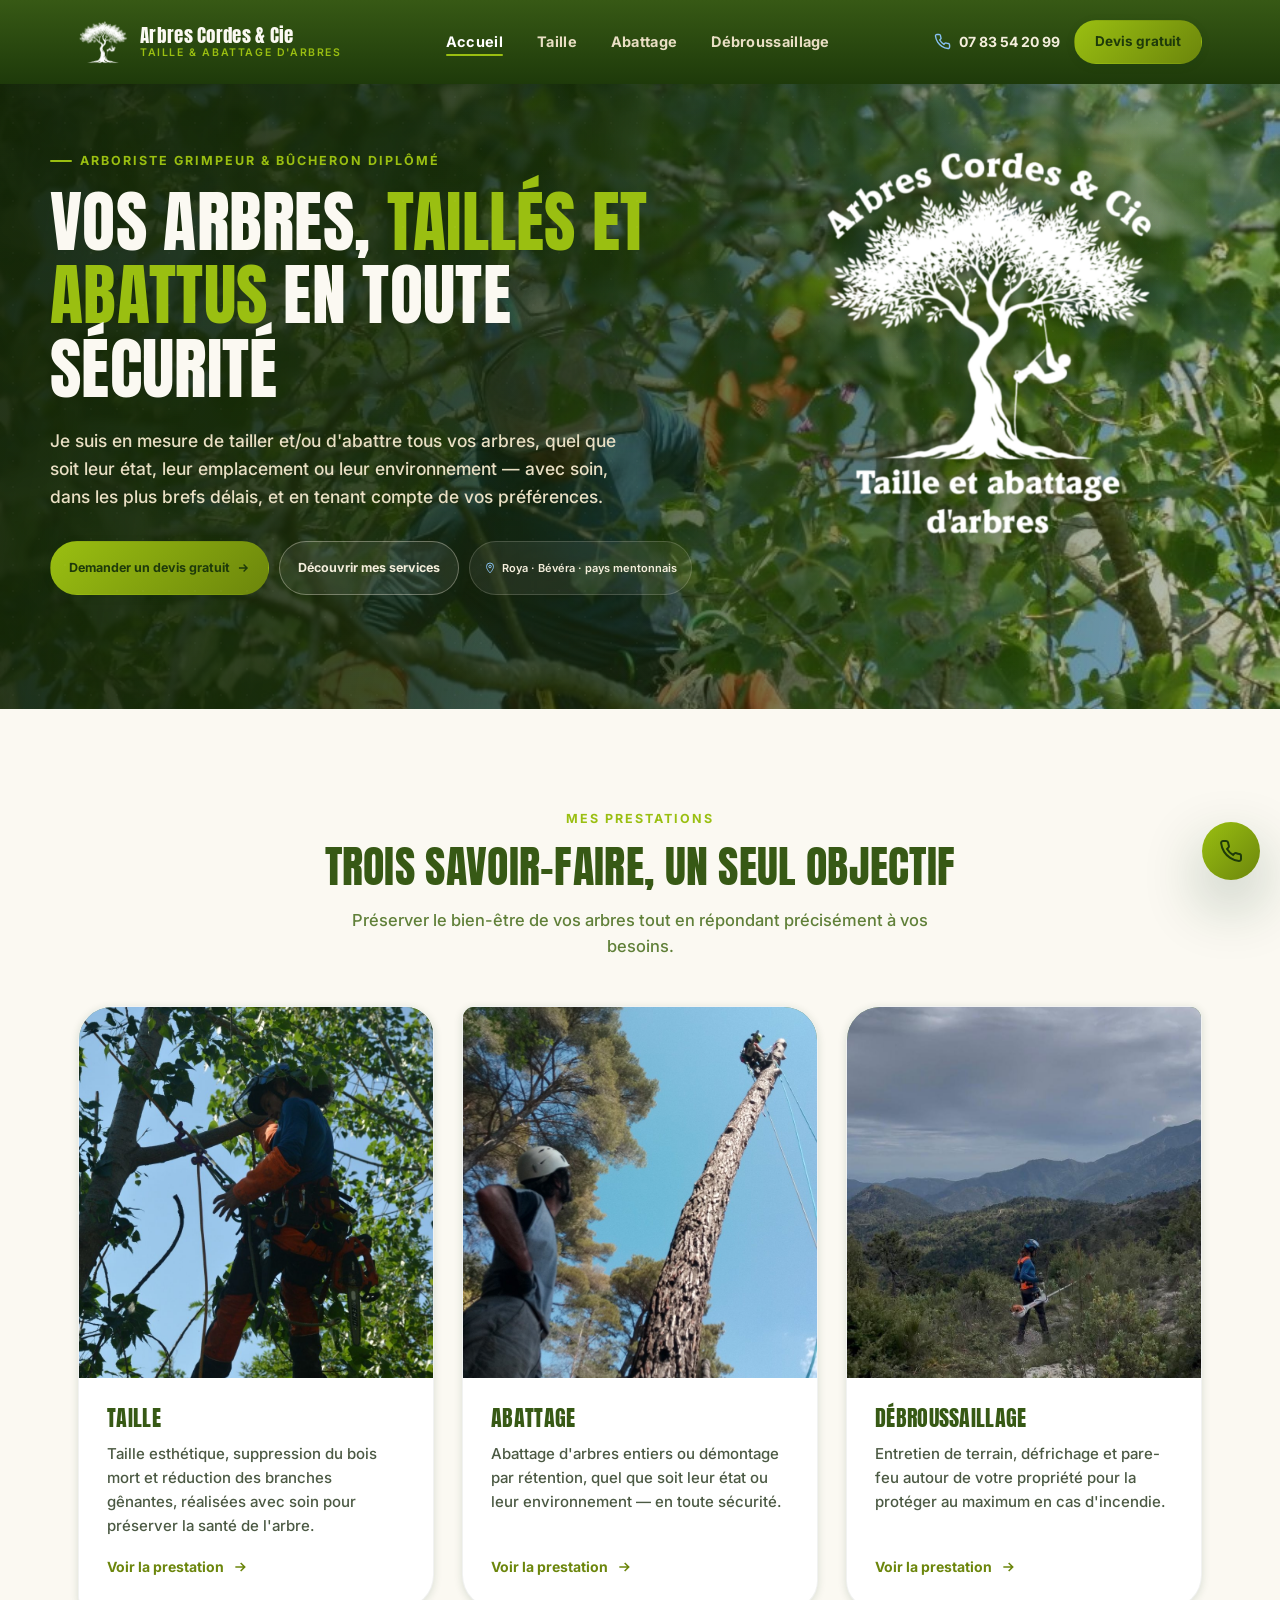
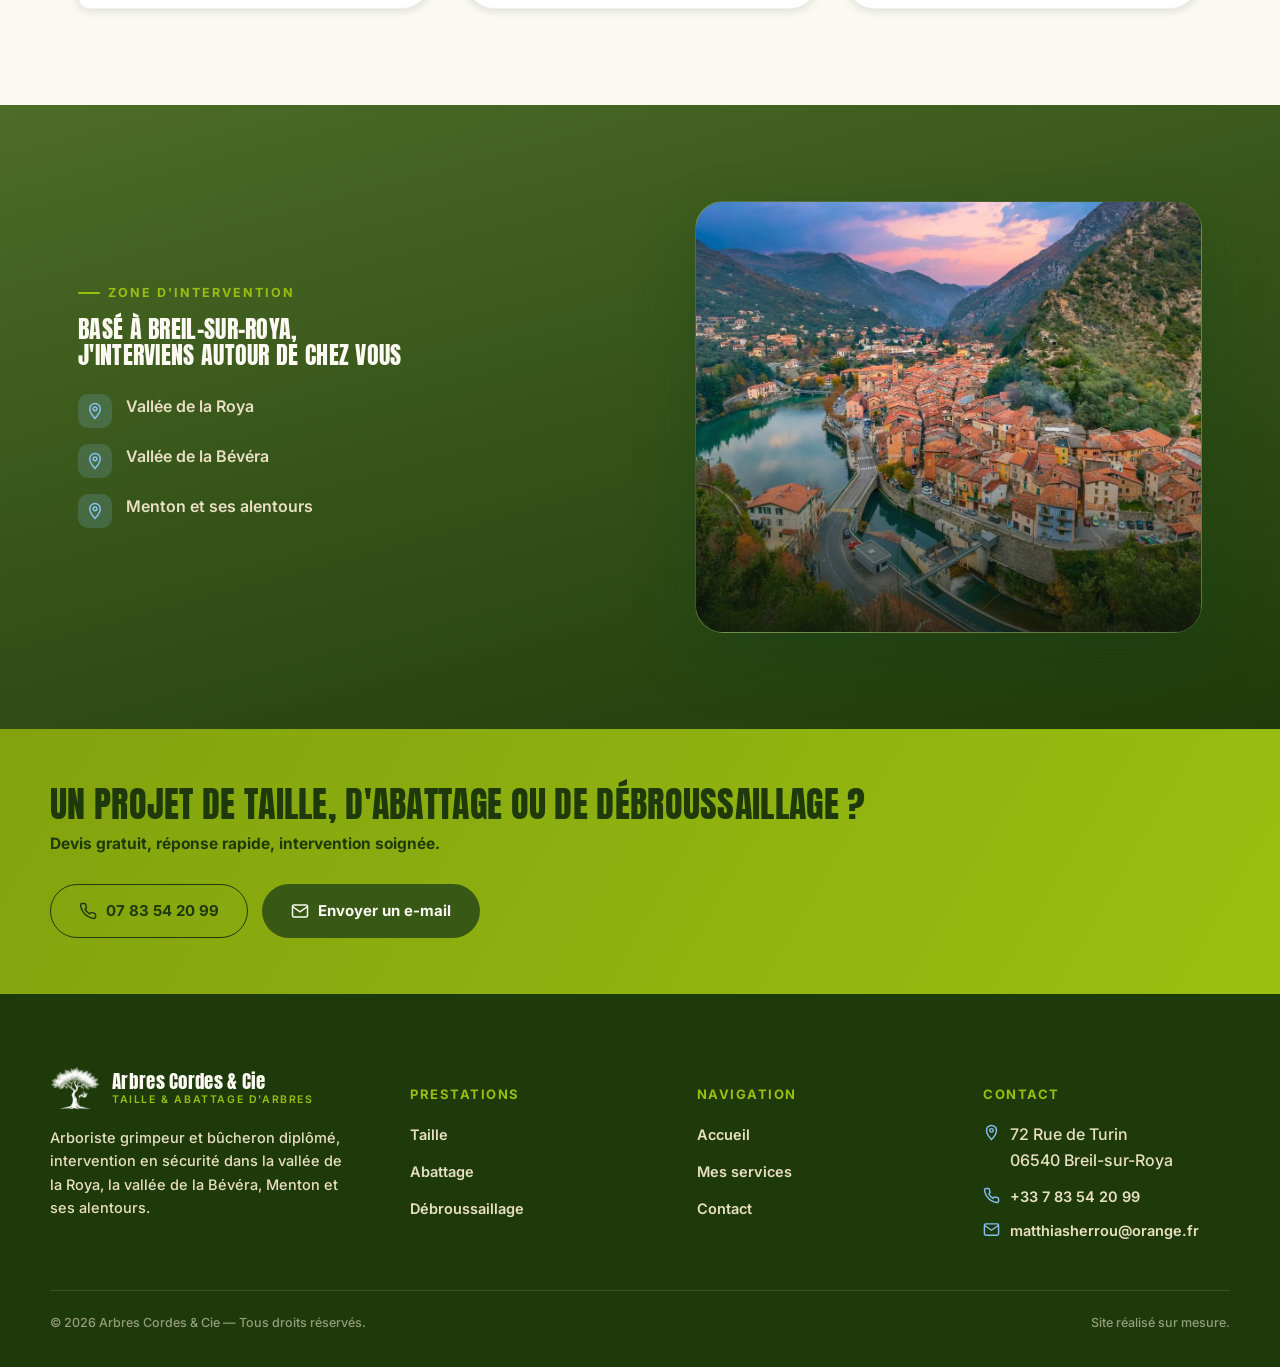
<file: index.html>
<!DOCTYPE html>
<html lang="fr">
<head>
<meta charset="UTF-8">
<meta name="viewport" content="width=device-width, initial-scale=1.0">
<title>Arbres Cordes &amp; Cie — Arboriste grimpeur, taille et abattage d'arbres</title>
<meta name="description" content="Arboriste grimpeur et bûcheron diplômé. Taille, abattage et débroussaillage dans la vallée de la Roya, la vallée de la Bévéra, Menton et ses alentours. Devis gratuit.">
<meta name="theme-color" content="#1e3a0a">
<link rel="icon" href="img/favicon.png" type="image/png">
<link rel="stylesheet" href="css/style.css?v=2">
</head>
<body>

<header class="site-header">
  <div class="nav-row">
    <a href="/" class="wordmark">
      <span class="mark">
        <img src="img/logo-mark.png" alt="Arbres Cordes &amp; Cie" width="82" height="72">
      </span>
      <span class="txt">Arbres Cordes &amp; Cie<small>Taille &amp; abattage d'arbres</small></span>
    </a>

    <nav class="main-nav">
      <ul>
        <li><a href="/" class="active">Accueil</a></li>
        <li><a href="/taille">Taille</a></li>
        <li><a href="/abattage">Abattage</a></li>
        <li><a href="/debroussaillage">Débroussaillage</a></li>
      </ul>
    </nav>

    <div class="nav-actions">
      <a class="nav-phone" href="tel:+33783542099">
        <svg aria-hidden="true" viewBox="0 0 24 24" fill="none" stroke="currentColor" stroke-width="2"><path d="M22 16.92v3a2 2 0 0 1-2.18 2 19.79 19.79 0 0 1-8.63-3.07 19.5 19.5 0 0 1-6-6 19.79 19.79 0 0 1-3.07-8.67A2 2 0 0 1 4.11 2h3a2 2 0 0 1 2 1.72c.127.96.362 1.903.7 2.81a2 2 0 0 1-.45 2.11L8.09 9.91a16 16 0 0 0 6 6l1.27-1.27a2 2 0 0 1 2.11-.45c.907.338 1.85.573 2.81.7A2 2 0 0 1 22 16.92z"/></svg>
        07 83 54 20 99
      </a>
      <a href="/#contact" class="btn btn-primary btn-sm">Devis gratuit</a>
      <button class="burger" aria-label="Ouvrir le menu" aria-expanded="false">
        <span></span>
      </button>
    </div>
  </div>

  <div class="mobile-panel">
    <ul>
      <li><a href="/">Accueil</a></li>
      <li><a href="/taille">Taille</a></li>
      <li><a href="/abattage">Abattage</a></li>
      <li><a href="/debroussaillage">Débroussaillage</a></li>
    </ul>
    <div class="foot">
      <a class="nav-phone" href="tel:+33783542099">
        <svg aria-hidden="true" viewBox="0 0 24 24" fill="none" stroke="currentColor" stroke-width="2"><path d="M22 16.92v3a2 2 0 0 1-2.18 2 19.79 19.79 0 0 1-8.63-3.07 19.5 19.5 0 0 1-6-6 19.79 19.79 0 0 1-3.07-8.67A2 2 0 0 1 4.11 2h3a2 2 0 0 1 2 1.72c.127.96.362 1.903.7 2.81a2 2 0 0 1-.45 2.11L8.09 9.91a16 16 0 0 0 6 6l1.27-1.27a2 2 0 0 1 2.11-.45c.907.338 1.85.573 2.81.7A2 2 0 0 1 22 16.92z"/></svg>
        07 83 54 20 99
      </a>
      <a href="/#contact" class="btn btn-primary">Demander un devis gratuit</a>
    </div>
  </div>
</header>

<section class="hero">
  <div class="wrap hero-grid">
    <div data-reveal>
      <div class="eyebrow">Arboriste grimpeur &amp; bûcheron diplômé</div>
      <h1>Vos arbres, <em>taillés et abattus</em> en toute sécurité</h1>
      <p class="lede">Je suis en mesure de tailler et/ou d'abattre tous vos arbres, quel que soit leur état, leur emplacement ou leur environnement — avec soin, dans les plus brefs délais, et en tenant compte de vos préférences.</p>
      <div class="cta-row">
        <a href="/#contact" class="btn btn-primary">
          Demander un devis gratuit
          <svg aria-hidden="true" viewBox="0 0 24 24" fill="none" stroke="currentColor" stroke-width="2.4"><path d="M5 12h14M13 6l6 6-6 6"/></svg>
        </a>
        <a href="#services" class="btn btn-ghost">Découvrir mes services</a>
        <span class="pill">
          <svg aria-hidden="true" viewBox="0 0 24 24" fill="none" stroke="currentColor" stroke-width="2"><path d="M12 22s7-7.58 7-13A7 7 0 0 0 5 9c0 5.42 7 13 7 13Z"/><circle cx="12" cy="9" r="2.5"/></svg>
          Roya · Bévéra · pays mentonnais
        </span>
      </div>
    </div>

    <div class="hero-visual" data-reveal>
      <div class="badge">
        <img src="img/logo.png" alt="Arbres Cordes &amp; Cie — Taille et abattage d'arbres" width="700" height="820" style="filter:drop-shadow(0 4px 14px rgba(0,0,0,.35));">
      </div>
    </div>
  </div>
</section>

<section class="services section-pad" id="services">
  <div class="wrap">
    <div class="section-head center" data-reveal>
      <div class="eyebrow">Mes prestations</div>
      <h2>Trois savoir-faire, un seul objectif</h2>
      <p>Préserver le bien-être de vos arbres tout en répondant précisément à vos besoins.</p>
    </div>
    <div class="service-grid">
      <article class="service-card" data-reveal>
        <div class="card-photo">
          <img src="img/gallery-securisation.jpg" alt="Taille et cordage en hauteur">
        </div>
        <div class="card-body">
          <h3>Taille</h3>
          <p>Taille esthétique, suppression du bois mort et réduction des branches gênantes, réalisées avec soin pour préserver la santé de l'arbre.</p>
          <a href="/taille" class="link">Voir la prestation
            <svg aria-hidden="true" viewBox="0 0 24 24" fill="none" stroke="currentColor" stroke-width="2.4"><path d="M5 12h14M13 6l6 6-6 6"/></svg>
          </a>
        </div>
      </article>

      <article class="service-card" data-reveal>
        <div class="card-photo">
          <img src="img/abattage-demontage.jpg" alt="Démontage d'un pin en hauteur">
        </div>
        <div class="card-body">
          <h3>Abattage</h3>
          <p>Abattage d'arbres entiers ou démontage par rétention, quel que soit leur état ou leur environnement — en toute sécurité.</p>
          <a href="/abattage" class="link">Voir la prestation
            <svg aria-hidden="true" viewBox="0 0 24 24" fill="none" stroke="currentColor" stroke-width="2.4"><path d="M5 12h14M13 6l6 6-6 6"/></svg>
          </a>
        </div>
      </article>

      <article class="service-card" data-reveal>
        <div class="card-photo">
          <img src="img/debroussaillage-montagne.jpg" alt="Débroussaillage en montagne, vallée de la Roya">
        </div>
        <div class="card-body">
          <h3>Débroussaillage</h3>
          <p>Entretien de terrain, défrichage et pare-feu autour de votre propriété pour la protéger au maximum en cas d'incendie.</p>
          <a href="/debroussaillage" class="link">Voir la prestation
            <svg aria-hidden="true" viewBox="0 0 24 24" fill="none" stroke="currentColor" stroke-width="2.4"><path d="M5 12h14M13 6l6 6-6 6"/></svg>
          </a>
        </div>
      </article>
    </div>
  </div>
</section>

<section class="zone section-pad">
  <div class="wrap zone-grid">
    <div data-reveal>
      <div class="eyebrow">Zone d'intervention</div>
      <h2>Basé à Breil-sur-Roya,<br>j'interviens autour de chez vous</h2>
      <div class="loc-list">
        <div class="loc-item">
          <span class="ico"><svg aria-hidden="true" viewBox="0 0 24 24" fill="none" stroke="currentColor" stroke-width="2"><path d="M12 22s7-7.58 7-13A7 7 0 0 0 5 9c0 5.42 7 13 7 13Z"/><circle cx="12" cy="9" r="2.5"/></svg></span>
          Vallée de la Roya
        </div>
        <div class="loc-item">
          <span class="ico"><svg aria-hidden="true" viewBox="0 0 24 24" fill="none" stroke="currentColor" stroke-width="2"><path d="M12 22s7-7.58 7-13A7 7 0 0 0 5 9c0 5.42 7 13 7 13Z"/><circle cx="12" cy="9" r="2.5"/></svg></span>
          Vallée de la Bévéra
        </div>
        <div class="loc-item">
          <span class="ico"><svg aria-hidden="true" viewBox="0 0 24 24" fill="none" stroke="currentColor" stroke-width="2"><path d="M12 22s7-7.58 7-13A7 7 0 0 0 5 9c0 5.42 7 13 7 13Z"/><circle cx="12" cy="9" r="2.5"/></svg></span>
          Menton et ses alentours
        </div>
      </div>
    </div>

    <div class="map-card" data-reveal>
      <img src="img/vallee-roya.jpg" alt="Vue aérienne de la vallée de la Roya">
    </div>
  </div>
</section>

<section class="cta-band">
  <div class="wrap inner" data-reveal>
    <div>
      <h2>Un projet de taille, d'abattage ou de débroussaillage&nbsp;?</h2>
      <p>Devis gratuit, réponse rapide, intervention soignée.</p>
    </div>
    <div class="cta-buttons">
      <a href="tel:+33783542099" class="btn btn-outline">
        <svg aria-hidden="true" viewBox="0 0 24 24" fill="none" stroke="currentColor" stroke-width="2"><path d="M22 16.92v3a2 2 0 0 1-2.18 2 19.79 19.79 0 0 1-8.63-3.07 19.5 19.5 0 0 1-6-6 19.79 19.79 0 0 1-3.07-8.67A2 2 0 0 1 4.11 2h3a2 2 0 0 1 2 1.72c.127.96.362 1.903.7 2.81a2 2 0 0 1-.45 2.11L8.09 9.91a16 16 0 0 0 6 6l1.27-1.27a2 2 0 0 1 2.11-.45c.907.338 1.85.573 2.81.7A2 2 0 0 1 22 16.92z"/></svg>
        07 83 54 20 99
      </a>
      <a href="mailto:matthiasherrou@orange.fr" class="btn" style="background:var(--forest-900);color:var(--cream-050);">
        <svg aria-hidden="true" viewBox="0 0 24 24" fill="none" stroke="currentColor" stroke-width="2"><rect x="2" y="4" width="20" height="16" rx="2"/><path d="m22 6-10 7L2 6"/></svg>
        Envoyer un e-mail
      </a>
    </div>
  </div>
</section>

<footer id="contact">
  <div class="wrap footer-top">
    <div class="footer-brand">
      <div class="wordmark">
        <span class="mark">
          <img src="img/logo-mark.png" alt="Arbres Cordes &amp; Cie" width="82" height="72">
        </span>
        <span class="txt">Arbres Cordes &amp; Cie<small>Taille &amp; abattage d'arbres</small></span>
      </div>
      <p>Arboriste grimpeur et bûcheron diplômé, intervention en sécurité dans la vallée de la Roya, la vallée de la Bévéra, Menton et ses alentours.</p>
    </div>

    <div class="footer-col">
      <h4>Prestations</h4>
      <ul>
        <li><a href="/taille">Taille</a></li>
        <li><a href="/abattage">Abattage</a></li>
        <li><a href="/debroussaillage">Débroussaillage</a></li>
      </ul>
    </div>

    <div class="footer-col">
      <h4>Navigation</h4>
      <ul>
        <li><a href="/">Accueil</a></li>
        <li><a href="/#services">Mes services</a></li>
        <li><a href="/#contact">Contact</a></li>
      </ul>
    </div>

    <div class="footer-col contact-col">
      <h4>Contact</h4>
      <ul>
        <li class="row">
          <svg aria-hidden="true" viewBox="0 0 24 24" fill="none" stroke="currentColor" stroke-width="2"><path d="M12 22s7-7.58 7-13A7 7 0 0 0 5 9c0 5.42 7 13 7 13Z"/><circle cx="12" cy="9" r="2.5"/></svg>
          <span>72 Rue de Turin<br>06540 Breil-sur-Roya</span>
        </li>
        <li class="row">
          <svg aria-hidden="true" viewBox="0 0 24 24" fill="none" stroke="currentColor" stroke-width="2"><path d="M22 16.92v3a2 2 0 0 1-2.18 2 19.79 19.79 0 0 1-8.63-3.07 19.5 19.5 0 0 1-6-6 19.79 19.79 0 0 1-3.07-8.67A2 2 0 0 1 4.11 2h3a2 2 0 0 1 2 1.72c.127.96.362 1.903.7 2.81a2 2 0 0 1-.45 2.11L8.09 9.91a16 16 0 0 0 6 6l1.27-1.27a2 2 0 0 1 2.11-.45c.907.338 1.85.573 2.81.7A2 2 0 0 1 22 16.92z"/></svg>
          <a href="tel:+33783542099">+33 7 83 54 20 99</a>
        </li>
        <li class="row">
          <svg aria-hidden="true" viewBox="0 0 24 24" fill="none" stroke="currentColor" stroke-width="2"><rect x="2" y="4" width="20" height="16" rx="2"/><path d="m22 6-10 7L2 6"/></svg>
          <a href="mailto:matthiasherrou@orange.fr">matthiasherrou@orange.fr</a>
        </li>
      </ul>
    </div>
  </div>
  <div class="wrap footer-bottom">
    <span>© <span id="year"></span> Arbres Cordes &amp; Cie — Tous droits réservés.</span>
    <span>Site réalisé sur mesure.</span>
  </div>
</footer>

<a href="tel:+33783542099" class="float-cta" aria-label="Appeler Arbres Cordes & Cie">
  <svg aria-hidden="true" viewBox="0 0 24 24" fill="none" stroke="currentColor" stroke-width="2"><path d="M22 16.92v3a2 2 0 0 1-2.18 2 19.79 19.79 0 0 1-8.63-3.07 19.5 19.5 0 0 1-6-6 19.79 19.79 0 0 1-3.07-8.67A2 2 0 0 1 4.11 2h3a2 2 0 0 1 2 1.72c.127.96.362 1.903.7 2.81a2 2 0 0 1-.45 2.11L8.09 9.91a16 16 0 0 0 6 6l1.27-1.27a2 2 0 0 1 2.11-.45c.907.338 1.85.573 2.81.7A2 2 0 0 1 22 16.92z"/></svg>
</a>

<script>document.getElementById('year').textContent = new Date().getFullYear();</script>
<script src="js/main.js?v=2"></script>
</body>
</html>
</file>
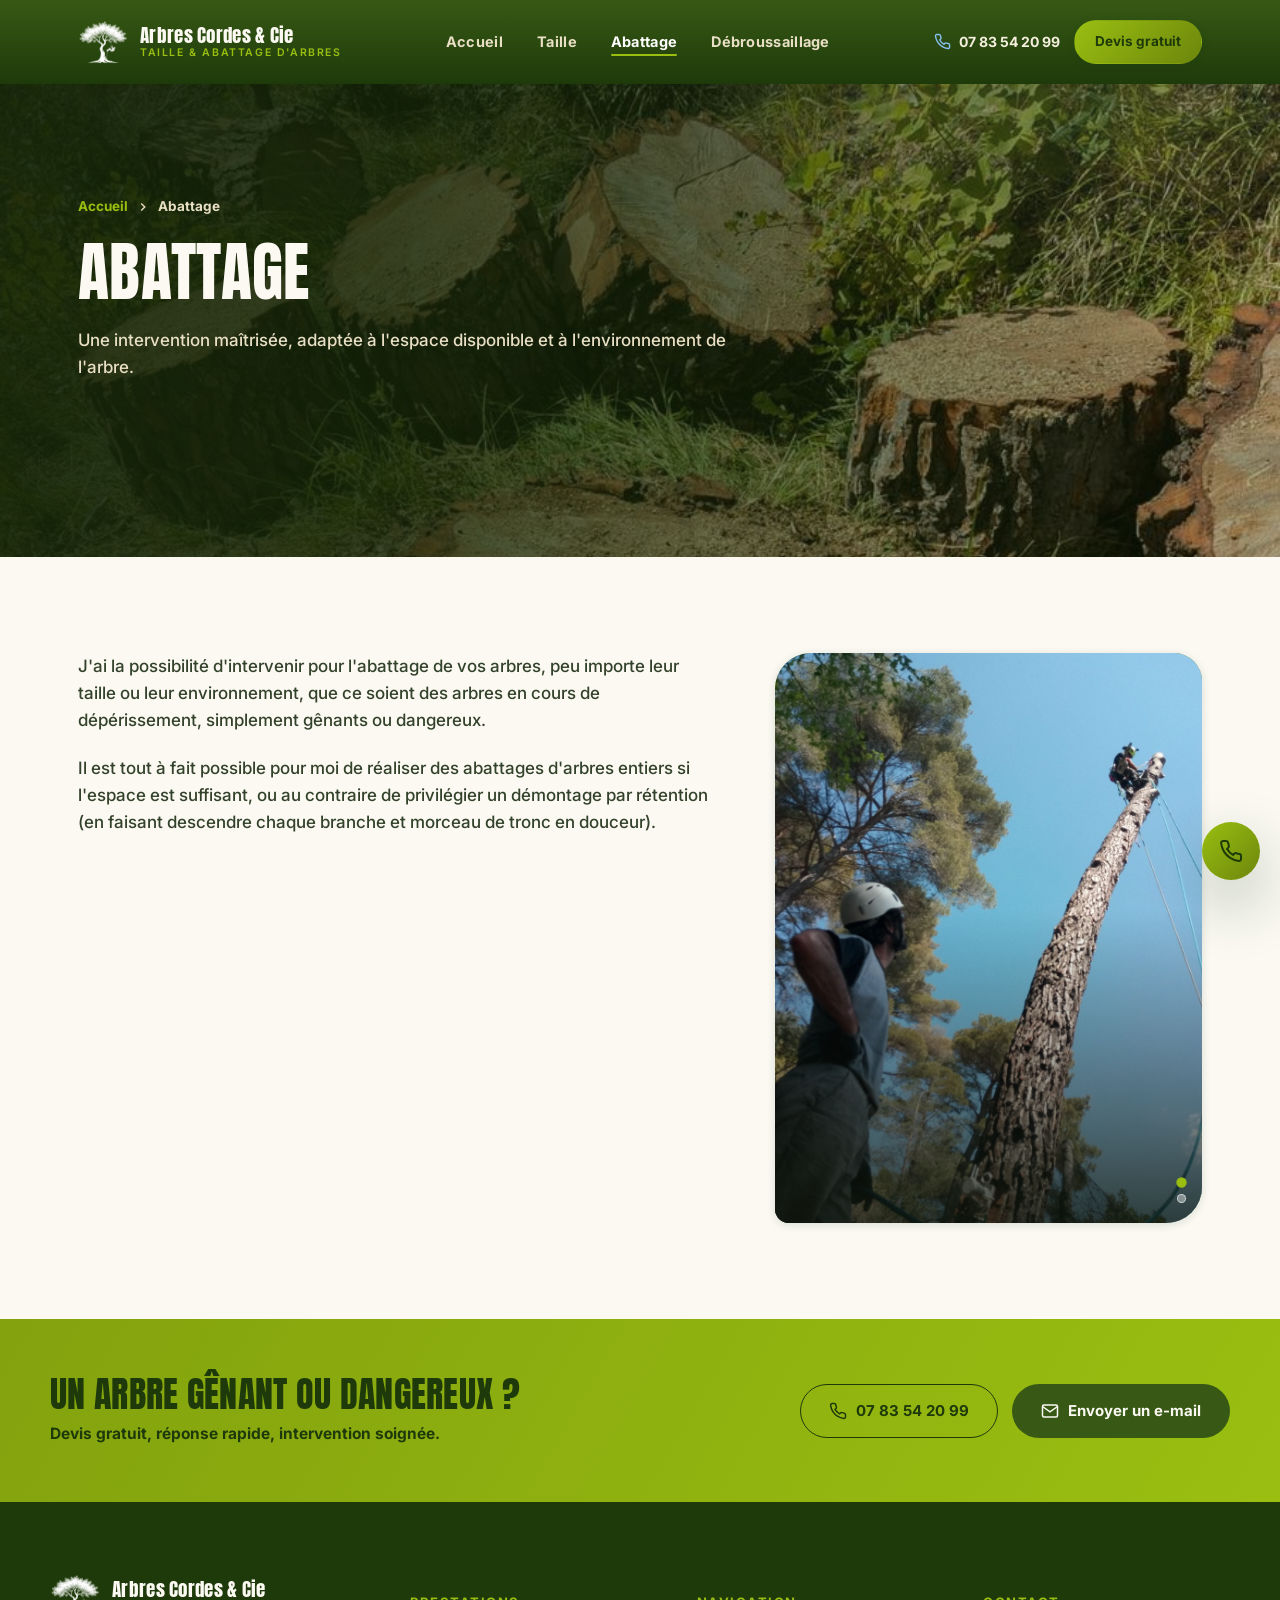
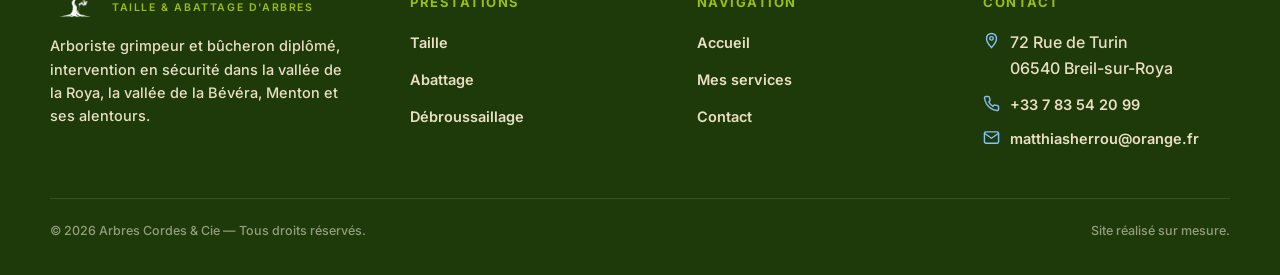
<file: abattage.html>
<!DOCTYPE html>
<html lang="fr">
<head>
<meta charset="UTF-8">
<meta name="viewport" content="width=device-width, initial-scale=1.0">
<title>Abattage d'arbres — Arbres Cordes &amp; Cie</title>
<meta name="description" content="Abattage d'arbres entiers ou démontage par rétention, quel que soit leur état ou leur environnement.">
<meta name="theme-color" content="#1e3a0a">
<link rel="icon" href="img/favicon.png" type="image/png">
<link rel="stylesheet" href="css/style.css?v=2">
</head>
<body>

<header class="site-header">
  <div class="nav-row">
    <a href="/" class="wordmark">
      <span class="mark">
        <img src="img/logo-mark.png" alt="Arbres Cordes &amp; Cie" width="82" height="72">
      </span>
      <span class="txt">Arbres Cordes &amp; Cie<small>Taille &amp; abattage d'arbres</small></span>
    </a>

    <nav class="main-nav">
      <ul>
        <li><a href="/">Accueil</a></li>
        <li><a href="/taille">Taille</a></li>
        <li><a href="/abattage" class="active">Abattage</a></li>
        <li><a href="/debroussaillage">Débroussaillage</a></li>
      </ul>
    </nav>

    <div class="nav-actions">
      <a class="nav-phone" href="tel:+33783542099">
        <svg aria-hidden="true" viewBox="0 0 24 24" fill="none" stroke="currentColor" stroke-width="2"><path d="M22 16.92v3a2 2 0 0 1-2.18 2 19.79 19.79 0 0 1-8.63-3.07 19.5 19.5 0 0 1-6-6 19.79 19.79 0 0 1-3.07-8.67A2 2 0 0 1 4.11 2h3a2 2 0 0 1 2 1.72c.127.96.362 1.903.7 2.81a2 2 0 0 1-.45 2.11L8.09 9.91a16 16 0 0 0 6 6l1.27-1.27a2 2 0 0 1 2.11-.45c.907.338 1.85.573 2.81.7A2 2 0 0 1 22 16.92z"/></svg>
        07 83 54 20 99
      </a>
      <a href="/#contact" class="btn btn-primary btn-sm">Devis gratuit</a>
      <button class="burger" aria-label="Ouvrir le menu" aria-expanded="false">
        <span></span>
      </button>
    </div>
  </div>

  <div class="mobile-panel">
    <ul>
      <li><a href="/">Accueil</a></li>
      <li><a href="/taille">Taille</a></li>
      <li><a href="/abattage">Abattage</a></li>
      <li><a href="/debroussaillage">Débroussaillage</a></li>
    </ul>
    <div class="foot">
      <a class="nav-phone" href="tel:+33783542099">
        <svg aria-hidden="true" viewBox="0 0 24 24" fill="none" stroke="currentColor" stroke-width="2"><path d="M22 16.92v3a2 2 0 0 1-2.18 2 19.79 19.79 0 0 1-8.63-3.07 19.5 19.5 0 0 1-6-6 19.79 19.79 0 0 1-3.07-8.67A2 2 0 0 1 4.11 2h3a2 2 0 0 1 2 1.72c.127.96.362 1.903.7 2.81a2 2 0 0 1-.45 2.11L8.09 9.91a16 16 0 0 0 6 6l1.27-1.27a2 2 0 0 1 2.11-.45c.907.338 1.85.573 2.81.7A2 2 0 0 1 22 16.92z"/></svg>
        07 83 54 20 99
      </a>
      <a href="/#contact" class="btn btn-primary">Demander un devis gratuit</a>
    </div>
  </div>
</header>

<section class="page-hero has-photo hero-abattage">
  <div class="wrap">
    <div class="crumb">
      <a href="/">Accueil</a>
      <svg aria-hidden="true" viewBox="0 0 24 24" fill="none" stroke="currentColor" stroke-width="2.4"><path d="m9 6 6 6-6 6"/></svg>
      <span>Abattage</span>
    </div>
    <h1>Abattage</h1>
    <p class="lede">Une intervention maîtrisée, adaptée à l'espace disponible et à l'environnement de l'arbre.</p>
  </div>
</section>

<section class="content-section section-pad">
  <div class="wrap split">
    <div class="prose" data-reveal>
      <p>J'ai la possibilité d'intervenir pour l'abattage de vos arbres, peu importe leur taille ou leur environnement, que ce soient des arbres en cours de dépérissement, simplement gênants ou dangereux.</p>
      <p>Il est tout à fait possible pour moi de réaliser des abattages d'arbres entiers si l'espace est suffisant, ou au contraire de privilégier un démontage par rétention (en faisant descendre chaque branche et morceau de tronc en douceur).</p>
    </div>
    <div class="photo-slider" data-reveal>
      <div class="slides">
        <div class="slide is-active">
          <img src="img/abattage-securisation.jpg" alt="Sécurisation avant abattage">
        </div>
        <div class="slide">
          <img src="img/abattage-apres.jpg" alt="Arbre après intervention">
        </div>
      </div>
      <div class="slider-dots">
        <button class="dot is-active" aria-label="Photo 1"></button>
        <button class="dot" aria-label="Photo 2"></button>
      </div>
    </div>
  </div>
</section>

<section class="cta-band">
  <div class="wrap inner" data-reveal>
    <div>
      <h2>Un arbre gênant ou dangereux&nbsp;?</h2>
      <p>Devis gratuit, réponse rapide, intervention soignée.</p>
    </div>
    <div class="cta-buttons">
      <a href="tel:+33783542099" class="btn btn-outline">
        <svg aria-hidden="true" viewBox="0 0 24 24" fill="none" stroke="currentColor" stroke-width="2"><path d="M22 16.92v3a2 2 0 0 1-2.18 2 19.79 19.79 0 0 1-8.63-3.07 19.5 19.5 0 0 1-6-6 19.79 19.79 0 0 1-3.07-8.67A2 2 0 0 1 4.11 2h3a2 2 0 0 1 2 1.72c.127.96.362 1.903.7 2.81a2 2 0 0 1-.45 2.11L8.09 9.91a16 16 0 0 0 6 6l1.27-1.27a2 2 0 0 1 2.11-.45c.907.338 1.85.573 2.81.7A2 2 0 0 1 22 16.92z"/></svg>
        07 83 54 20 99
      </a>
      <a href="mailto:matthiasherrou@orange.fr" class="btn" style="background:var(--forest-900);color:var(--cream-050);">
        <svg aria-hidden="true" viewBox="0 0 24 24" fill="none" stroke="currentColor" stroke-width="2"><rect x="2" y="4" width="20" height="16" rx="2"/><path d="m22 6-10 7L2 6"/></svg>
        Envoyer un e-mail
      </a>
    </div>
  </div>
</section>

<footer id="contact">
  <div class="wrap footer-top">
    <div class="footer-brand">
      <div class="wordmark">
        <span class="mark">
          <img src="img/logo-mark.png" alt="Arbres Cordes &amp; Cie" width="82" height="72">
        </span>
        <span class="txt">Arbres Cordes &amp; Cie<small>Taille &amp; abattage d'arbres</small></span>
      </div>
      <p>Arboriste grimpeur et bûcheron diplômé, intervention en sécurité dans la vallée de la Roya, la vallée de la Bévéra, Menton et ses alentours.</p>
    </div>

    <div class="footer-col">
      <h4>Prestations</h4>
      <ul>
        <li><a href="/taille">Taille</a></li>
        <li><a href="/abattage">Abattage</a></li>
        <li><a href="/debroussaillage">Débroussaillage</a></li>
      </ul>
    </div>

    <div class="footer-col">
      <h4>Navigation</h4>
      <ul>
        <li><a href="/">Accueil</a></li>
        <li><a href="/#services">Mes services</a></li>
        <li><a href="/#contact">Contact</a></li>
      </ul>
    </div>

    <div class="footer-col contact-col">
      <h4>Contact</h4>
      <ul>
        <li class="row">
          <svg aria-hidden="true" viewBox="0 0 24 24" fill="none" stroke="currentColor" stroke-width="2"><path d="M12 22s7-7.58 7-13A7 7 0 0 0 5 9c0 5.42 7 13 7 13Z"/><circle cx="12" cy="9" r="2.5"/></svg>
          <span>72 Rue de Turin<br>06540 Breil-sur-Roya</span>
        </li>
        <li class="row">
          <svg aria-hidden="true" viewBox="0 0 24 24" fill="none" stroke="currentColor" stroke-width="2"><path d="M22 16.92v3a2 2 0 0 1-2.18 2 19.79 19.79 0 0 1-8.63-3.07 19.5 19.5 0 0 1-6-6 19.79 19.79 0 0 1-3.07-8.67A2 2 0 0 1 4.11 2h3a2 2 0 0 1 2 1.72c.127.96.362 1.903.7 2.81a2 2 0 0 1-.45 2.11L8.09 9.91a16 16 0 0 0 6 6l1.27-1.27a2 2 0 0 1 2.11-.45c.907.338 1.85.573 2.81.7A2 2 0 0 1 22 16.92z"/></svg>
          <a href="tel:+33783542099">+33 7 83 54 20 99</a>
        </li>
        <li class="row">
          <svg aria-hidden="true" viewBox="0 0 24 24" fill="none" stroke="currentColor" stroke-width="2"><rect x="2" y="4" width="20" height="16" rx="2"/><path d="m22 6-10 7L2 6"/></svg>
          <a href="mailto:matthiasherrou@orange.fr">matthiasherrou@orange.fr</a>
        </li>
      </ul>
    </div>
  </div>
  <div class="wrap footer-bottom">
    <span>© <span id="year"></span> Arbres Cordes &amp; Cie — Tous droits réservés.</span>
    <span>Site réalisé sur mesure.</span>
  </div>
</footer>

<a href="tel:+33783542099" class="float-cta" aria-label="Appeler Arbres Cordes & Cie">
  <svg aria-hidden="true" viewBox="0 0 24 24" fill="none" stroke="currentColor" stroke-width="2"><path d="M22 16.92v3a2 2 0 0 1-2.18 2 19.79 19.79 0 0 1-8.63-3.07 19.5 19.5 0 0 1-6-6 19.79 19.79 0 0 1-3.07-8.67A2 2 0 0 1 4.11 2h3a2 2 0 0 1 2 1.72c.127.96.362 1.903.7 2.81a2 2 0 0 1-.45 2.11L8.09 9.91a16 16 0 0 0 6 6l1.27-1.27a2 2 0 0 1 2.11-.45c.907.338 1.85.573 2.81.7A2 2 0 0 1 22 16.92z"/></svg>
</a>

<script>document.getElementById('year').textContent = new Date().getFullYear();</script>
<script src="js/main.js?v=2"></script>
</body>
</html>
</file>
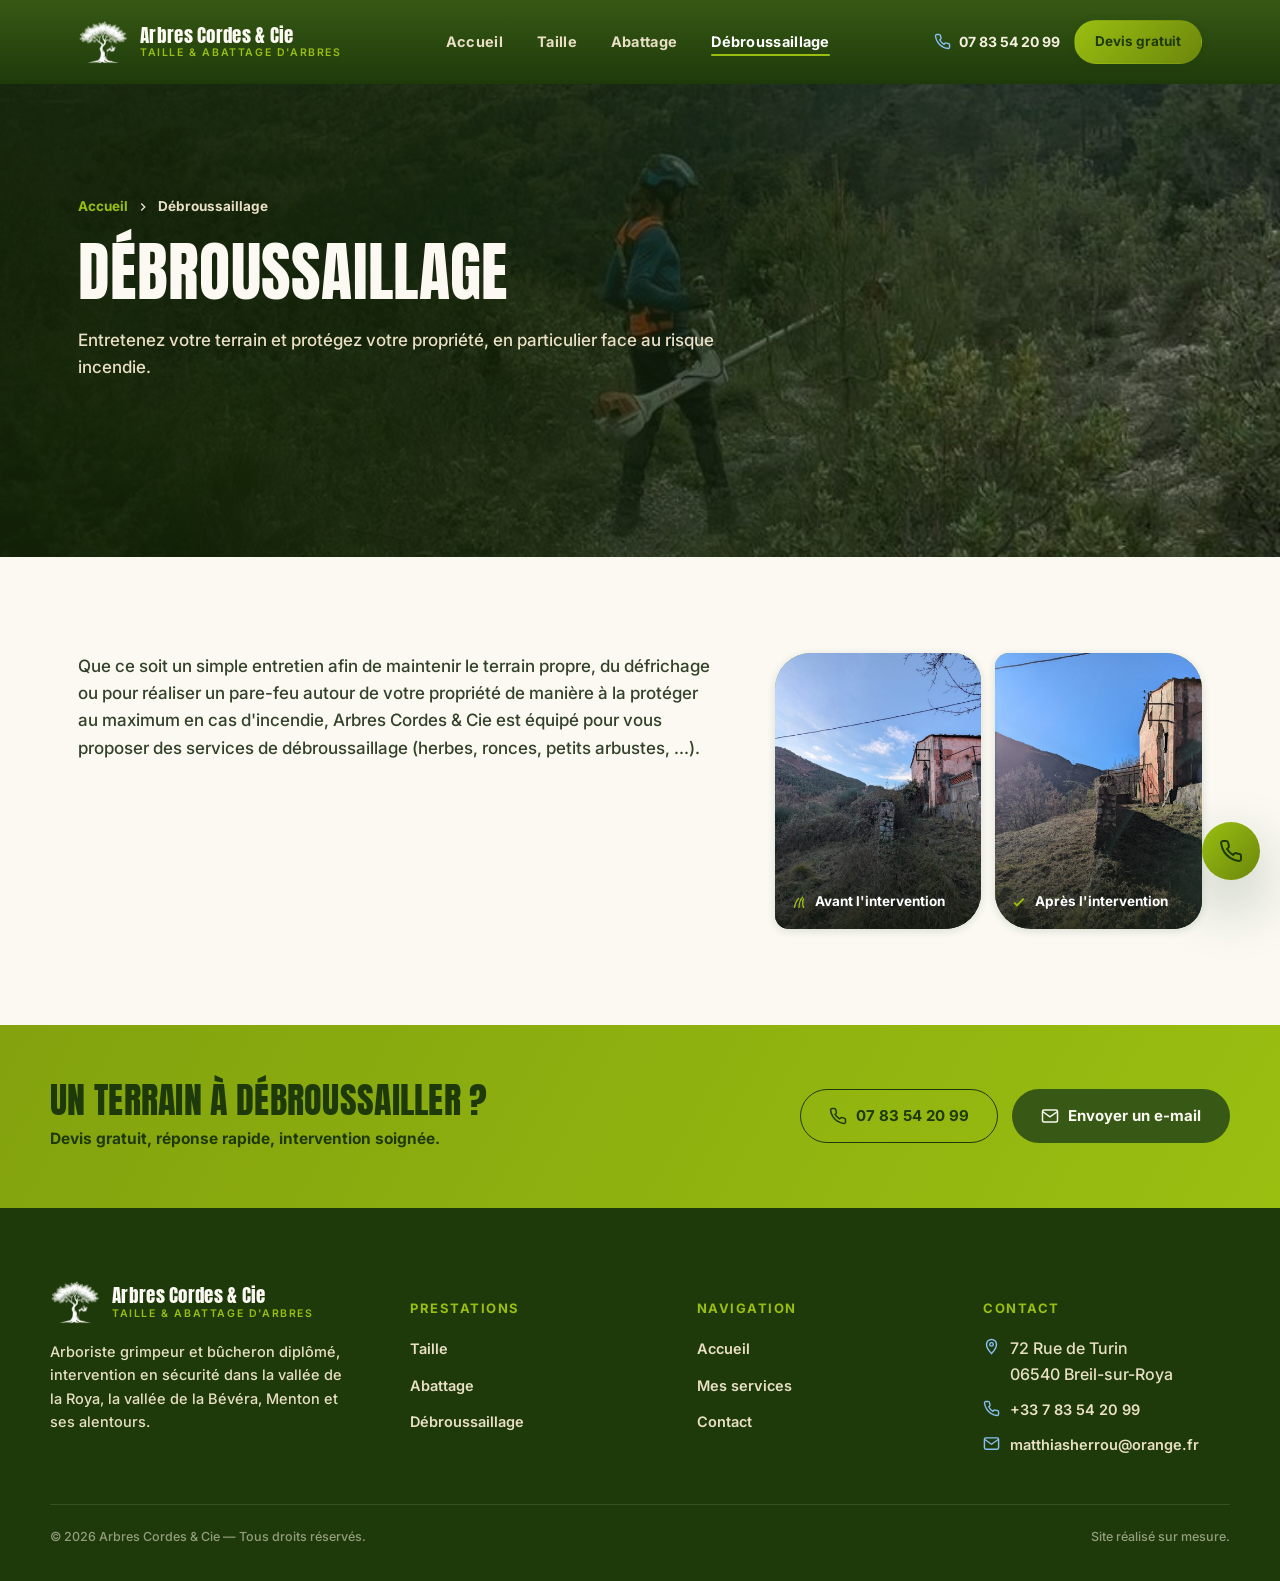
<file: debroussaillage.html>
<!DOCTYPE html>
<html lang="fr">
<head>
<meta charset="UTF-8">
<meta name="viewport" content="width=device-width, initial-scale=1.0">
<title>Débroussaillage — Arbres Cordes &amp; Cie</title>
<meta name="description" content="Entretien de terrain, défrichage et pare-feu : services de débroussaillage d'Arbres Cordes & Cie.">
<meta name="theme-color" content="#1e3a0a">
<link rel="icon" href="img/favicon.png" type="image/png">
<link rel="stylesheet" href="css/style.css?v=2">
</head>
<body>

<header class="site-header">
  <div class="nav-row">
    <a href="/" class="wordmark">
      <span class="mark">
        <img src="img/logo-mark.png" alt="Arbres Cordes &amp; Cie" width="82" height="72">
      </span>
      <span class="txt">Arbres Cordes &amp; Cie<small>Taille &amp; abattage d'arbres</small></span>
    </a>

    <nav class="main-nav">
      <ul>
        <li><a href="/">Accueil</a></li>
        <li><a href="/taille">Taille</a></li>
        <li><a href="/abattage">Abattage</a></li>
        <li><a href="/debroussaillage" class="active">Débroussaillage</a></li>
      </ul>
    </nav>

    <div class="nav-actions">
      <a class="nav-phone" href="tel:+33783542099">
        <svg aria-hidden="true" viewBox="0 0 24 24" fill="none" stroke="currentColor" stroke-width="2"><path d="M22 16.92v3a2 2 0 0 1-2.18 2 19.79 19.79 0 0 1-8.63-3.07 19.5 19.5 0 0 1-6-6 19.79 19.79 0 0 1-3.07-8.67A2 2 0 0 1 4.11 2h3a2 2 0 0 1 2 1.72c.127.96.362 1.903.7 2.81a2 2 0 0 1-.45 2.11L8.09 9.91a16 16 0 0 0 6 6l1.27-1.27a2 2 0 0 1 2.11-.45c.907.338 1.85.573 2.81.7A2 2 0 0 1 22 16.92z"/></svg>
        07 83 54 20 99
      </a>
      <a href="/#contact" class="btn btn-primary btn-sm">Devis gratuit</a>
      <button class="burger" aria-label="Ouvrir le menu" aria-expanded="false">
        <span></span>
      </button>
    </div>
  </div>

  <div class="mobile-panel">
    <ul>
      <li><a href="/">Accueil</a></li>
      <li><a href="/taille">Taille</a></li>
      <li><a href="/abattage">Abattage</a></li>
      <li><a href="/debroussaillage">Débroussaillage</a></li>
    </ul>
    <div class="foot">
      <a class="nav-phone" href="tel:+33783542099">
        <svg aria-hidden="true" viewBox="0 0 24 24" fill="none" stroke="currentColor" stroke-width="2"><path d="M22 16.92v3a2 2 0 0 1-2.18 2 19.79 19.79 0 0 1-8.63-3.07 19.5 19.5 0 0 1-6-6 19.79 19.79 0 0 1-3.07-8.67A2 2 0 0 1 4.11 2h3a2 2 0 0 1 2 1.72c.127.96.362 1.903.7 2.81a2 2 0 0 1-.45 2.11L8.09 9.91a16 16 0 0 0 6 6l1.27-1.27a2 2 0 0 1 2.11-.45c.907.338 1.85.573 2.81.7A2 2 0 0 1 22 16.92z"/></svg>
        07 83 54 20 99
      </a>
      <a href="/#contact" class="btn btn-primary">Demander un devis gratuit</a>
    </div>
  </div>
</header>

<section class="page-hero has-photo hero-debroussaillage">
  <div class="wrap">
    <div class="crumb">
      <a href="/">Accueil</a>
      <svg aria-hidden="true" viewBox="0 0 24 24" fill="none" stroke="currentColor" stroke-width="2.4"><path d="m9 6 6 6-6 6"/></svg>
      <span>Débroussaillage</span>
    </div>
    <h1>Débroussaillage</h1>
    <p class="lede">Entretenez votre terrain et protégez votre propriété, en particulier face au risque incendie.</p>
  </div>
</section>

<section class="content-section section-pad">
  <div class="wrap split">
    <div class="prose" data-reveal>
      <p>Que ce soit un simple entretien afin de maintenir le terrain propre, du défrichage ou pour réaliser un pare-feu autour de votre propriété de manière à la protéger au maximum en cas d'incendie, Arbres Cordes &amp; Cie est équipé pour vous proposer des services de débroussaillage (herbes, ronces, petits arbustes, ...).</p>
    </div>
    <div class="stack-photos avant-apres" data-reveal>
      <div class="photo">
        <img src="img/debroussaillage-avant.jpg" alt="Terrain avant débroussaillage">
        <span class="tag">
          <svg aria-hidden="true" viewBox="0 0 24 24" fill="none" stroke="currentColor" stroke-width="2"><path d="M5 21c1-6 3-11 7-15"/><path d="M12 21c0-7 2-13 6-17"/><path d="M19 21c-2-5-2-10 0-14"/></svg>
          Avant l'intervention
        </span>
      </div>
      <div class="photo">
        <img src="img/debroussaillage-apres.jpg" alt="Terrain après débroussaillage">
        <span class="tag">
          <svg aria-hidden="true" viewBox="0 0 24 24" fill="none" stroke="currentColor" stroke-width="3"><path d="m5 13 4 4L19 7"/></svg>
          Après l'intervention
        </span>
      </div>
    </div>
  </div>
</section>

<section class="cta-band">
  <div class="wrap inner" data-reveal>
    <div>
      <h2>Un terrain à débroussailler&nbsp;?</h2>
      <p>Devis gratuit, réponse rapide, intervention soignée.</p>
    </div>
    <div class="cta-buttons">
      <a href="tel:+33783542099" class="btn btn-outline">
        <svg aria-hidden="true" viewBox="0 0 24 24" fill="none" stroke="currentColor" stroke-width="2"><path d="M22 16.92v3a2 2 0 0 1-2.18 2 19.79 19.79 0 0 1-8.63-3.07 19.5 19.5 0 0 1-6-6 19.79 19.79 0 0 1-3.07-8.67A2 2 0 0 1 4.11 2h3a2 2 0 0 1 2 1.72c.127.96.362 1.903.7 2.81a2 2 0 0 1-.45 2.11L8.09 9.91a16 16 0 0 0 6 6l1.27-1.27a2 2 0 0 1 2.11-.45c.907.338 1.85.573 2.81.7A2 2 0 0 1 22 16.92z"/></svg>
        07 83 54 20 99
      </a>
      <a href="mailto:matthiasherrou@orange.fr" class="btn" style="background:var(--forest-900);color:var(--cream-050);">
        <svg aria-hidden="true" viewBox="0 0 24 24" fill="none" stroke="currentColor" stroke-width="2"><rect x="2" y="4" width="20" height="16" rx="2"/><path d="m22 6-10 7L2 6"/></svg>
        Envoyer un e-mail
      </a>
    </div>
  </div>
</section>

<footer id="contact">
  <div class="wrap footer-top">
    <div class="footer-brand">
      <div class="wordmark">
        <span class="mark">
          <img src="img/logo-mark.png" alt="Arbres Cordes &amp; Cie" width="82" height="72">
        </span>
        <span class="txt">Arbres Cordes &amp; Cie<small>Taille &amp; abattage d'arbres</small></span>
      </div>
      <p>Arboriste grimpeur et bûcheron diplômé, intervention en sécurité dans la vallée de la Roya, la vallée de la Bévéra, Menton et ses alentours.</p>
    </div>

    <div class="footer-col">
      <h4>Prestations</h4>
      <ul>
        <li><a href="/taille">Taille</a></li>
        <li><a href="/abattage">Abattage</a></li>
        <li><a href="/debroussaillage">Débroussaillage</a></li>
      </ul>
    </div>

    <div class="footer-col">
      <h4>Navigation</h4>
      <ul>
        <li><a href="/">Accueil</a></li>
        <li><a href="/#services">Mes services</a></li>
        <li><a href="/#contact">Contact</a></li>
      </ul>
    </div>

    <div class="footer-col contact-col">
      <h4>Contact</h4>
      <ul>
        <li class="row">
          <svg aria-hidden="true" viewBox="0 0 24 24" fill="none" stroke="currentColor" stroke-width="2"><path d="M12 22s7-7.58 7-13A7 7 0 0 0 5 9c0 5.42 7 13 7 13Z"/><circle cx="12" cy="9" r="2.5"/></svg>
          <span>72 Rue de Turin<br>06540 Breil-sur-Roya</span>
        </li>
        <li class="row">
          <svg aria-hidden="true" viewBox="0 0 24 24" fill="none" stroke="currentColor" stroke-width="2"><path d="M22 16.92v3a2 2 0 0 1-2.18 2 19.79 19.79 0 0 1-8.63-3.07 19.5 19.5 0 0 1-6-6 19.79 19.79 0 0 1-3.07-8.67A2 2 0 0 1 4.11 2h3a2 2 0 0 1 2 1.72c.127.96.362 1.903.7 2.81a2 2 0 0 1-.45 2.11L8.09 9.91a16 16 0 0 0 6 6l1.27-1.27a2 2 0 0 1 2.11-.45c.907.338 1.85.573 2.81.7A2 2 0 0 1 22 16.92z"/></svg>
          <a href="tel:+33783542099">+33 7 83 54 20 99</a>
        </li>
        <li class="row">
          <svg aria-hidden="true" viewBox="0 0 24 24" fill="none" stroke="currentColor" stroke-width="2"><rect x="2" y="4" width="20" height="16" rx="2"/><path d="m22 6-10 7L2 6"/></svg>
          <a href="mailto:matthiasherrou@orange.fr">matthiasherrou@orange.fr</a>
        </li>
      </ul>
    </div>
  </div>
  <div class="wrap footer-bottom">
    <span>© <span id="year"></span> Arbres Cordes &amp; Cie — Tous droits réservés.</span>
    <span>Site réalisé sur mesure.</span>
  </div>
</footer>

<a href="tel:+33783542099" class="float-cta" aria-label="Appeler Arbres Cordes & Cie">
  <svg aria-hidden="true" viewBox="0 0 24 24" fill="none" stroke="currentColor" stroke-width="2"><path d="M22 16.92v3a2 2 0 0 1-2.18 2 19.79 19.79 0 0 1-8.63-3.07 19.5 19.5 0 0 1-6-6 19.79 19.79 0 0 1-3.07-8.67A2 2 0 0 1 4.11 2h3a2 2 0 0 1 2 1.72c.127.96.362 1.903.7 2.81a2 2 0 0 1-.45 2.11L8.09 9.91a16 16 0 0 0 6 6l1.27-1.27a2 2 0 0 1 2.11-.45c.907.338 1.85.573 2.81.7A2 2 0 0 1 22 16.92z"/></svg>
</a>

<script>document.getElementById('year').textContent = new Date().getFullYear();</script>
<script src="js/main.js?v=2"></script>
</body>
</html>
</file>
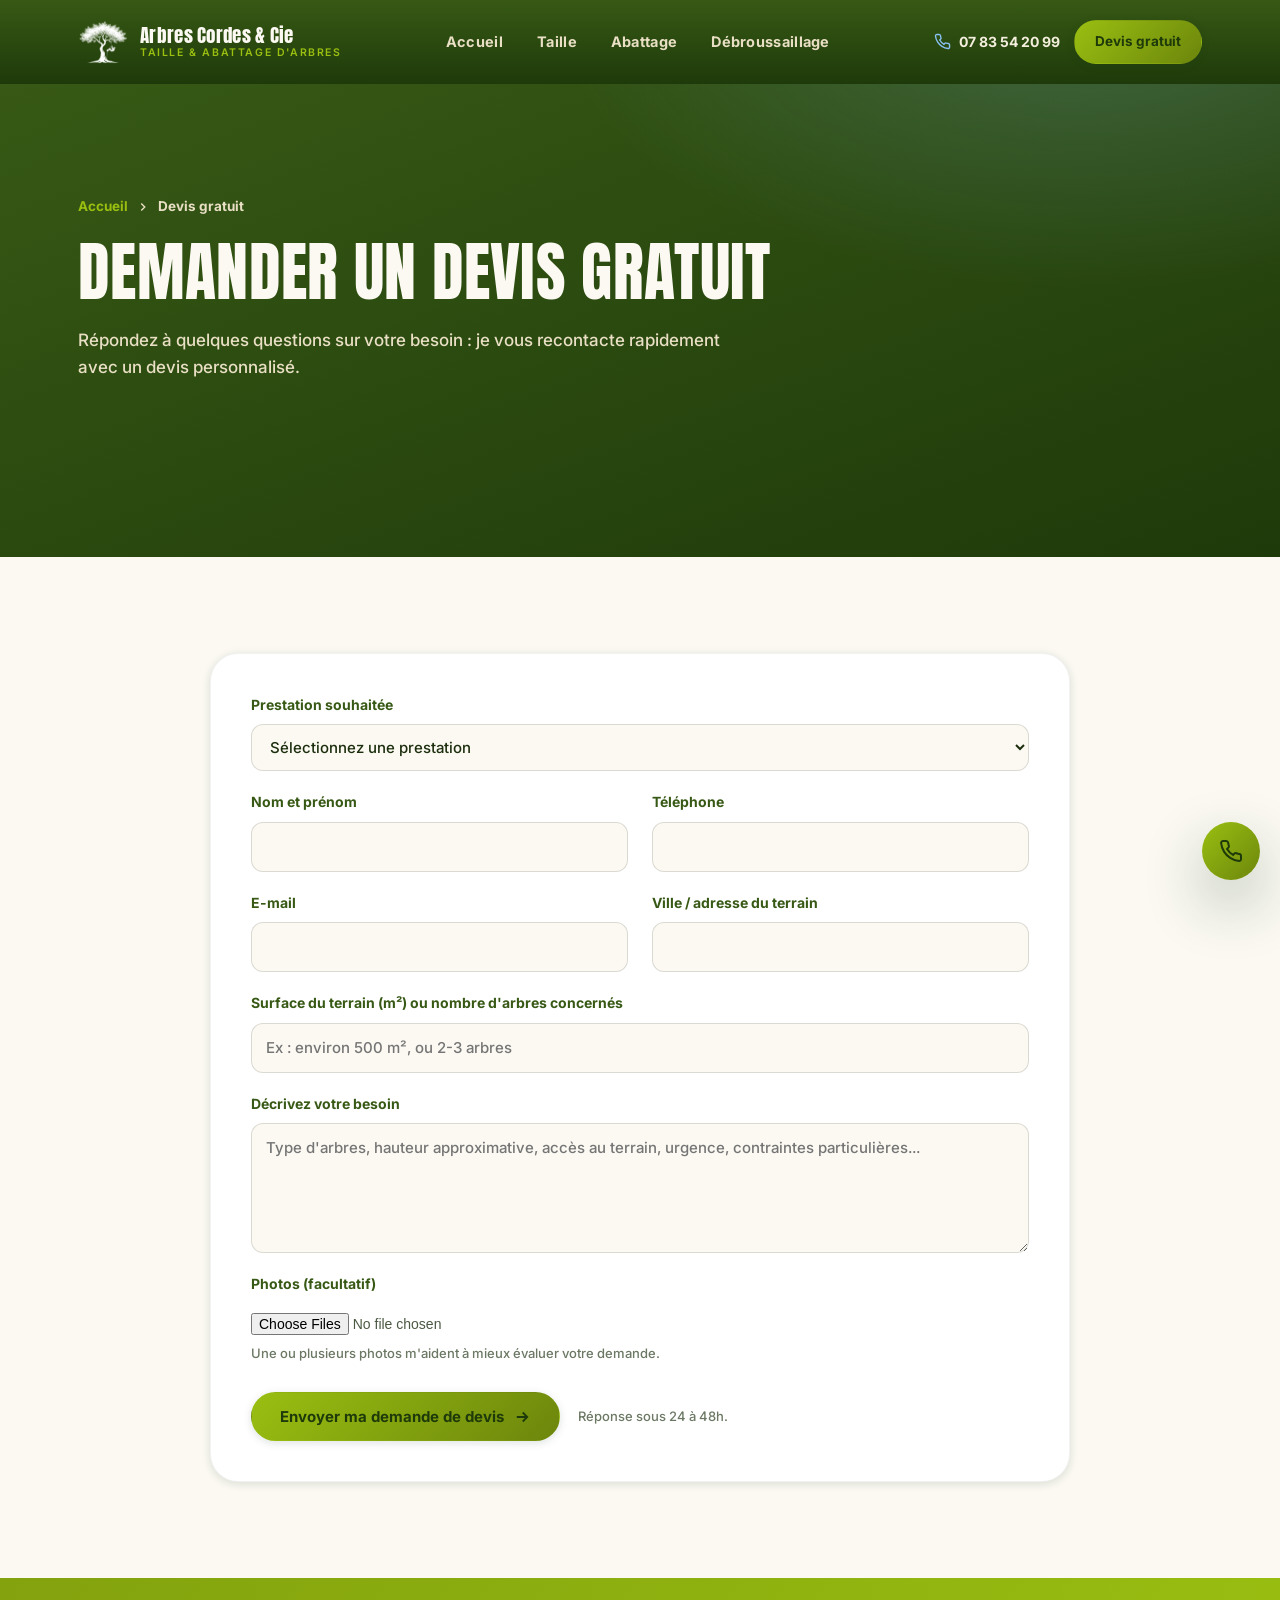
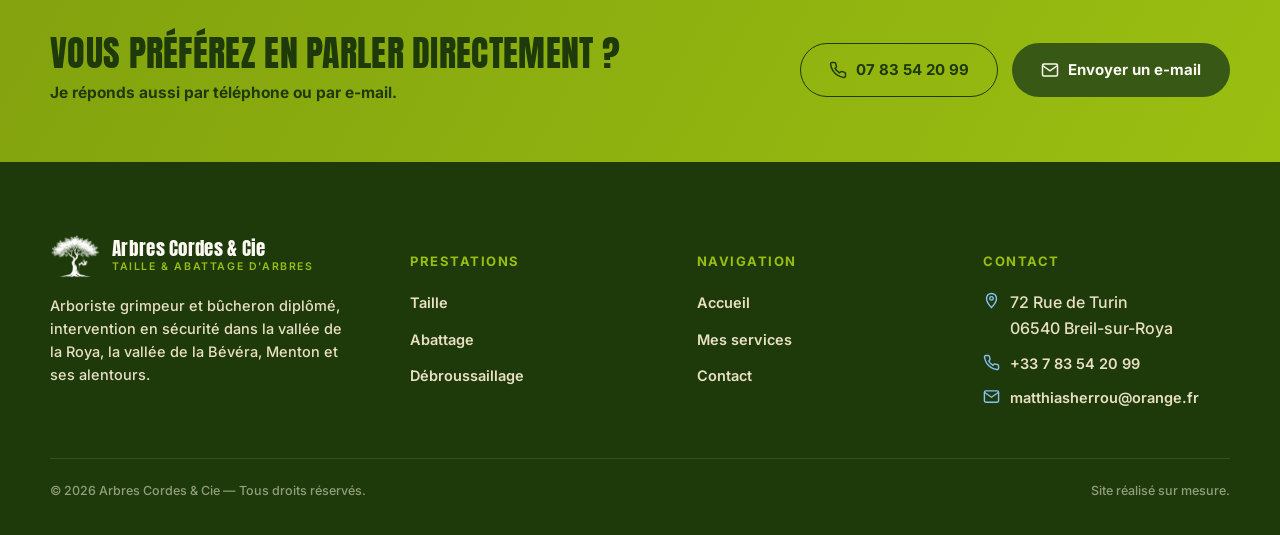
<file: devis.html>
<!DOCTYPE html>
<html lang="fr">
<head>
<meta charset="UTF-8">
<meta name="viewport" content="width=device-width, initial-scale=1.0">
<title>Demander un devis gratuit — Arbres Cordes &amp; Cie</title>
<meta name="description" content="Demandez votre devis gratuit pour une taille, un abattage ou un débroussaillage. Réponse rapide d'Arbres Cordes & Cie.">
<meta name="theme-color" content="#1e3a0a">
<link rel="icon" href="img/favicon.png" type="image/png">
<link rel="stylesheet" href="css/style.css?v=2">
</head>
<body>

<header class="site-header">
  <div class="nav-row">
    <a href="/" class="wordmark">
      <span class="mark">
        <img src="img/logo-mark.png" alt="Arbres Cordes &amp; Cie" width="82" height="72">
      </span>
      <span class="txt">Arbres Cordes &amp; Cie<small>Taille &amp; abattage d'arbres</small></span>
    </a>

    <nav class="main-nav">
      <ul>
        <li><a href="/">Accueil</a></li>
        <li><a href="/taille">Taille</a></li>
        <li><a href="/abattage">Abattage</a></li>
        <li><a href="/debroussaillage">Débroussaillage</a></li>
      </ul>
    </nav>

    <div class="nav-actions">
      <a class="nav-phone" href="tel:+33783542099">
        <svg aria-hidden="true" viewBox="0 0 24 24" fill="none" stroke="currentColor" stroke-width="2"><path d="M22 16.92v3a2 2 0 0 1-2.18 2 19.79 19.79 0 0 1-8.63-3.07 19.5 19.5 0 0 1-6-6 19.79 19.79 0 0 1-3.07-8.67A2 2 0 0 1 4.11 2h3a2 2 0 0 1 2 1.72c.127.96.362 1.903.7 2.81a2 2 0 0 1-.45 2.11L8.09 9.91a16 16 0 0 0 6 6l1.27-1.27a2 2 0 0 1 2.11-.45c.907.338 1.85.573 2.81.7A2 2 0 0 1 22 16.92z"/></svg>
        07 83 54 20 99
      </a>
      <a href="/devis" class="btn btn-primary btn-sm">Devis gratuit</a>
      <button class="burger" aria-label="Ouvrir le menu" aria-expanded="false">
        <span></span>
      </button>
    </div>
  </div>

  <div class="mobile-panel">
    <ul>
      <li><a href="/">Accueil</a></li>
      <li><a href="/taille">Taille</a></li>
      <li><a href="/abattage">Abattage</a></li>
      <li><a href="/debroussaillage">Débroussaillage</a></li>
    </ul>
    <div class="foot">
      <a class="nav-phone" href="tel:+33783542099">
        <svg aria-hidden="true" viewBox="0 0 24 24" fill="none" stroke="currentColor" stroke-width="2"><path d="M22 16.92v3a2 2 0 0 1-2.18 2 19.79 19.79 0 0 1-8.63-3.07 19.5 19.5 0 0 1-6-6 19.79 19.79 0 0 1-3.07-8.67A2 2 0 0 1 4.11 2h3a2 2 0 0 1 2 1.72c.127.96.362 1.903.7 2.81a2 2 0 0 1-.45 2.11L8.09 9.91a16 16 0 0 0 6 6l1.27-1.27a2 2 0 0 1 2.11-.45c.907.338 1.85.573 2.81.7A2 2 0 0 1 22 16.92z"/></svg>
        07 83 54 20 99
      </a>
      <a href="/devis" class="btn btn-primary">Demander un devis gratuit</a>
    </div>
  </div>
</header>

<section class="page-hero">
  <div class="wrap">
    <div class="crumb">
      <a href="/">Accueil</a>
      <svg aria-hidden="true" viewBox="0 0 24 24" fill="none" stroke="currentColor" stroke-width="2.4"><path d="m9 6 6 6-6 6"/></svg>
      <span>Devis gratuit</span>
    </div>
    <h1 id="quote-title">Demander un devis gratuit</h1>
    <p class="lede">Répondez à quelques questions sur votre besoin : je vous recontacte rapidement avec un devis personnalisé.</p>
  </div>
</section>

<section class="content-section section-pad">
  <div class="wrap">
    <div class="quote-card" data-reveal>
      <form id="quote-form" class="quote-form" action="https://api.web3forms.com/submit" method="POST" enctype="multipart/form-data">
        <!--
          Étape à faire avant mise en ligne : remplacez la valeur ci-dessous par votre
          propre clé Web3Forms (gratuite, sans création de compte complexe) :
          1. Allez sur https://web3forms.com
          2. Entrez l'adresse e-mail où vous voulez recevoir les demandes
          3. Copiez la clé reçue par e-mail et collez-la ici à la place de VOTRE_CLE_WEB3FORMS
        -->
        <input type="hidden" name="access_key" value="VOTRE_CLE_WEB3FORMS">
        <input type="hidden" name="subject" id="form-subject" value="Nouvelle demande de devis">
        <input type="hidden" name="from_name" value="Formulaire du site — Arbres Cordes &amp; Cie">
        <input type="checkbox" name="botcheck" class="hp-field" tabindex="-1" autocomplete="off">

        <div class="form-grid">
          <div class="form-field full">
            <label for="type">Prestation souhaitée</label>
            <select id="type" name="Prestation souhaitée" required>
              <option value="">Sélectionnez une prestation</option>
              <option value="Taille">Taille</option>
              <option value="Abattage">Abattage</option>
              <option value="Débroussaillage">Débroussaillage</option>
              <option value="Autre / je ne sais pas">Autre / je ne sais pas</option>
            </select>
          </div>

          <div class="form-field">
            <label for="nom">Nom et prénom</label>
            <input type="text" id="nom" name="Nom" autocomplete="name" required>
          </div>
          <div class="form-field">
            <label for="tel">Téléphone</label>
            <input type="tel" id="tel" name="Téléphone" autocomplete="tel" required>
          </div>

          <div class="form-field">
            <label for="email">E-mail</label>
            <input type="email" id="email" name="Email" autocomplete="email" required>
          </div>
          <div class="form-field">
            <label for="ville">Ville / adresse du terrain</label>
            <input type="text" id="ville" name="Ville ou adresse du terrain" autocomplete="address-level2">
          </div>

          <div class="form-field full">
            <label for="surface">Surface du terrain (m²) ou nombre d'arbres concernés</label>
            <input type="text" id="surface" name="Surface ou nombre d'arbres" placeholder="Ex : environ 500 m², ou 2-3 arbres">
          </div>

          <div class="form-field full">
            <label for="message">Décrivez votre besoin</label>
            <textarea id="message" name="Description du besoin" placeholder="Type d'arbres, hauteur approximative, accès au terrain, urgence, contraintes particulières..." required></textarea>
          </div>

          <div class="form-field full">
            <label for="photos">Photos (facultatif)</label>
            <input type="file" id="photos" name="attachment" accept="image/*" multiple>
            <span class="form-note">Une ou plusieurs photos m'aident à mieux évaluer votre demande.</span>
          </div>
        </div>

        <div class="form-submit-row">
          <button type="submit" class="btn btn-primary">
            Envoyer ma demande de devis
            <svg aria-hidden="true" viewBox="0 0 24 24" fill="none" stroke="currentColor" stroke-width="2.4"><path d="M5 12h14M13 6l6 6-6 6"/></svg>
          </button>
          <span class="form-note">Réponse sous 24 à 48h.</span>
        </div>
      </form>

      <div id="form-success" class="form-alert form-alert-success" hidden>
        Merci&nbsp;! Votre demande a bien été envoyée. Je vous recontacte rapidement au numéro ou à l'adresse e-mail indiqués.
      </div>
      <div id="form-error" class="form-alert form-alert-error" hidden>
        Une erreur est survenue lors de l'envoi. Vous pouvez réessayer, ou me contacter directement par téléphone ou e-mail ci-dessous.
      </div>
    </div>
  </div>
</section>

<section class="cta-band">
  <div class="wrap inner" data-reveal>
    <div>
      <h2>Vous préférez en parler directement&nbsp;?</h2>
      <p>Je réponds aussi par téléphone ou par e-mail.</p>
    </div>
    <div class="cta-buttons">
      <a href="tel:+33783542099" class="btn btn-outline">
        <svg aria-hidden="true" viewBox="0 0 24 24" fill="none" stroke="currentColor" stroke-width="2"><path d="M22 16.92v3a2 2 0 0 1-2.18 2 19.79 19.79 0 0 1-8.63-3.07 19.5 19.5 0 0 1-6-6 19.79 19.79 0 0 1-3.07-8.67A2 2 0 0 1 4.11 2h3a2 2 0 0 1 2 1.72c.127.96.362 1.903.7 2.81a2 2 0 0 1-.45 2.11L8.09 9.91a16 16 0 0 0 6 6l1.27-1.27a2 2 0 0 1 2.11-.45c.907.338 1.85.573 2.81.7A2 2 0 0 1 22 16.92z"/></svg>
        07 83 54 20 99
      </a>
      <a href="mailto:matthiasherrou@orange.fr" class="btn" style="background:var(--forest-900);color:var(--cream-050);">
        <svg aria-hidden="true" viewBox="0 0 24 24" fill="none" stroke="currentColor" stroke-width="2"><rect x="2" y="4" width="20" height="16" rx="2"/><path d="m22 6-10 7L2 6"/></svg>
        Envoyer un e-mail
      </a>
    </div>
  </div>
</section>

<footer id="contact">
  <div class="wrap footer-top">
    <div class="footer-brand">
      <div class="wordmark">
        <span class="mark">
          <img src="img/logo-mark.png" alt="Arbres Cordes &amp; Cie" width="82" height="72">
        </span>
        <span class="txt">Arbres Cordes &amp; Cie<small>Taille &amp; abattage d'arbres</small></span>
      </div>
      <p>Arboriste grimpeur et bûcheron diplômé, intervention en sécurité dans la vallée de la Roya, la vallée de la Bévéra, Menton et ses alentours.</p>
    </div>

    <div class="footer-col">
      <h4>Prestations</h4>
      <ul>
        <li><a href="/taille">Taille</a></li>
        <li><a href="/abattage">Abattage</a></li>
        <li><a href="/debroussaillage">Débroussaillage</a></li>
      </ul>
    </div>

    <div class="footer-col">
      <h4>Navigation</h4>
      <ul>
        <li><a href="/">Accueil</a></li>
        <li><a href="/#services">Mes services</a></li>
        <li><a href="/#contact">Contact</a></li>
      </ul>
    </div>

    <div class="footer-col contact-col">
      <h4>Contact</h4>
      <ul>
        <li class="row">
          <svg aria-hidden="true" viewBox="0 0 24 24" fill="none" stroke="currentColor" stroke-width="2"><path d="M12 22s7-7.58 7-13A7 7 0 0 0 5 9c0 5.42 7 13 7 13Z"/><circle cx="12" cy="9" r="2.5"/></svg>
          <span>72 Rue de Turin<br>06540 Breil-sur-Roya</span>
        </li>
        <li class="row">
          <svg aria-hidden="true" viewBox="0 0 24 24" fill="none" stroke="currentColor" stroke-width="2"><path d="M22 16.92v3a2 2 0 0 1-2.18 2 19.79 19.79 0 0 1-8.63-3.07 19.5 19.5 0 0 1-6-6 19.79 19.79 0 0 1-3.07-8.67A2 2 0 0 1 4.11 2h3a2 2 0 0 1 2 1.72c.127.96.362 1.903.7 2.81a2 2 0 0 1-.45 2.11L8.09 9.91a16 16 0 0 0 6 6l1.27-1.27a2 2 0 0 1 2.11-.45c.907.338 1.85.573 2.81.7A2 2 0 0 1 22 16.92z"/></svg>
          <a href="tel:+33783542099">+33 7 83 54 20 99</a>
        </li>
        <li class="row">
          <svg aria-hidden="true" viewBox="0 0 24 24" fill="none" stroke="currentColor" stroke-width="2"><rect x="2" y="4" width="20" height="16" rx="2"/><path d="m22 6-10 7L2 6"/></svg>
          <a href="mailto:matthiasherrou@orange.fr">matthiasherrou@orange.fr</a>
        </li>
      </ul>
    </div>
  </div>
  <div class="wrap footer-bottom">
    <span>© <span id="year"></span> Arbres Cordes &amp; Cie — Tous droits réservés.</span>
    <span>Site réalisé sur mesure.</span>
  </div>
</footer>

<a href="tel:+33783542099" class="float-cta" aria-label="Appeler Arbres Cordes & Cie">
  <svg aria-hidden="true" viewBox="0 0 24 24" fill="none" stroke="currentColor" stroke-width="2"><path d="M22 16.92v3a2 2 0 0 1-2.18 2 19.79 19.79 0 0 1-8.63-3.07 19.5 19.5 0 0 1-6-6 19.79 19.79 0 0 1-3.07-8.67A2 2 0 0 1 4.11 2h3a2 2 0 0 1 2 1.72c.127.96.362 1.903.7 2.81a2 2 0 0 1-.45 2.11L8.09 9.91a16 16 0 0 0 6 6l1.27-1.27a2 2 0 0 1 2.11-.45c.907.338 1.85.573 2.81.7A2 2 0 0 1 22 16.92z"/></svg>
</a>

<script>document.getElementById('year').textContent = new Date().getFullYear();</script>
<script src="js/main.js?v=2"></script>
</body>
</html>
</file>
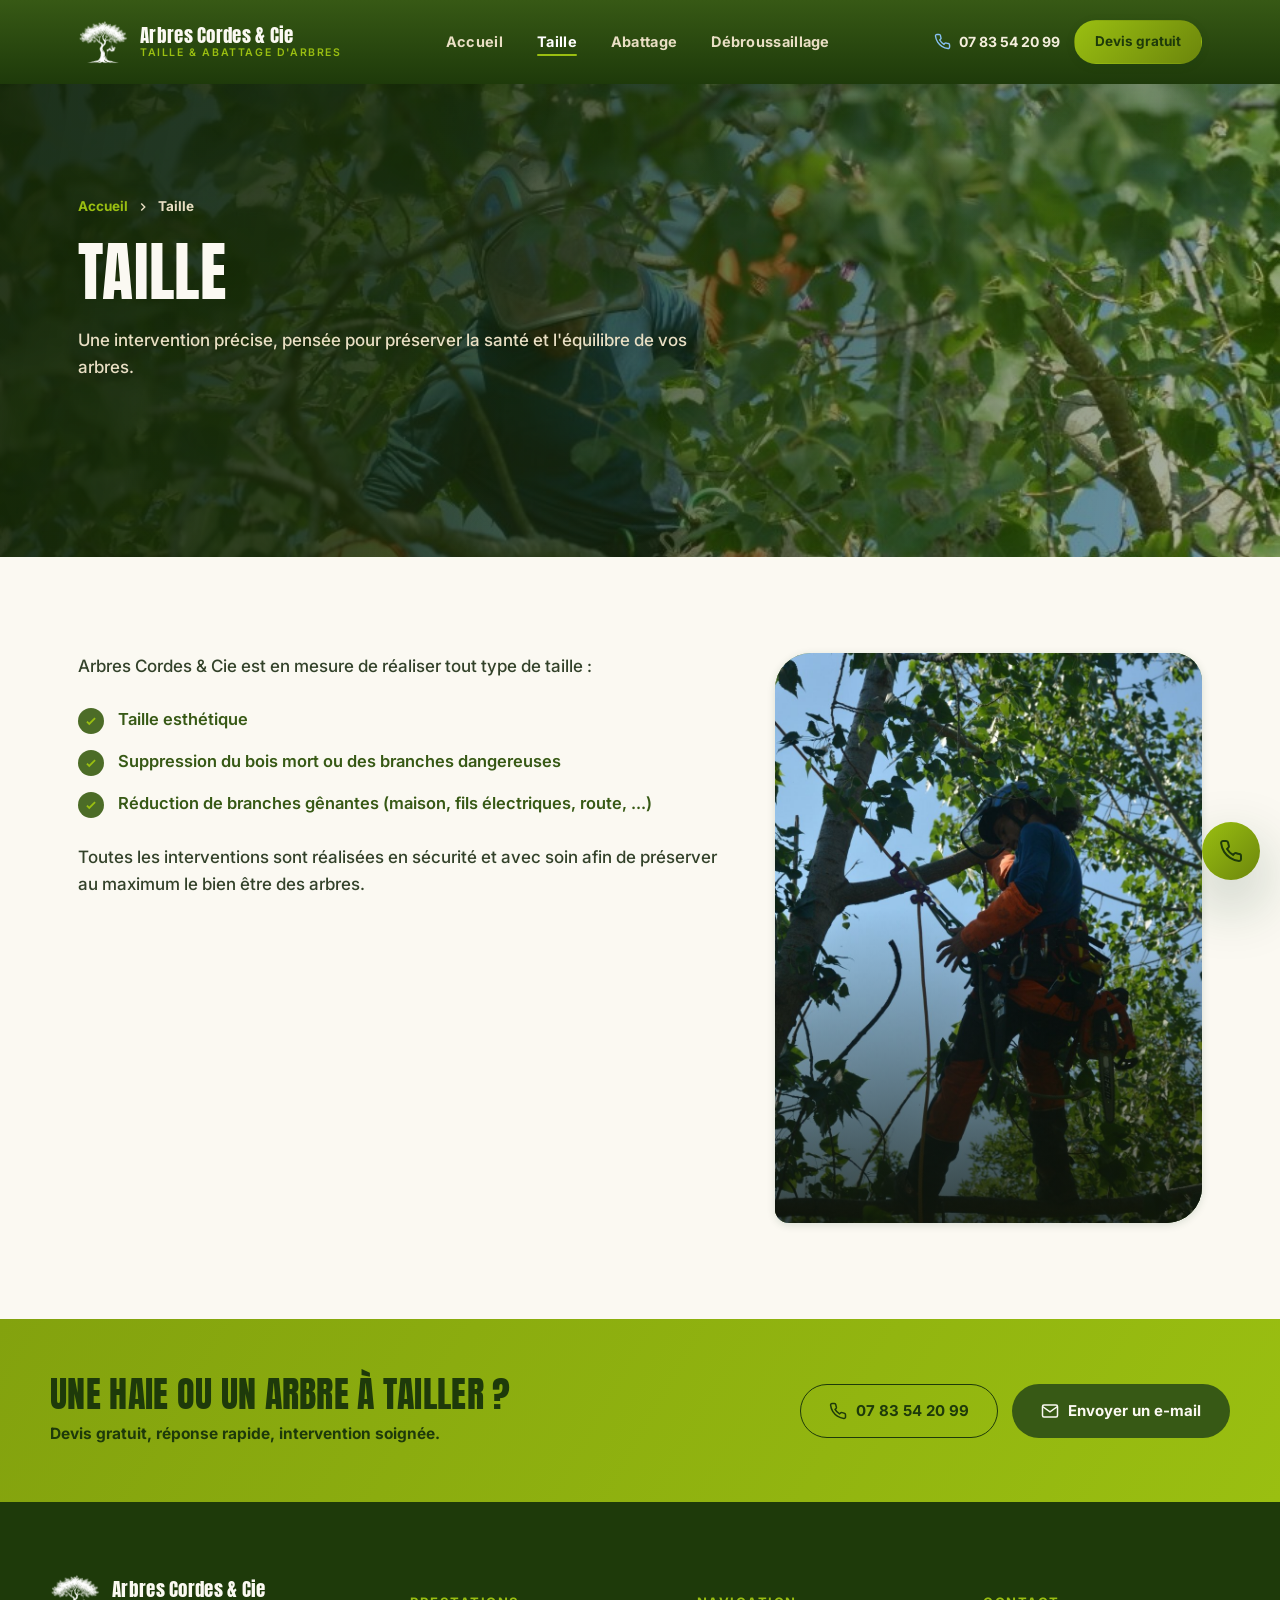
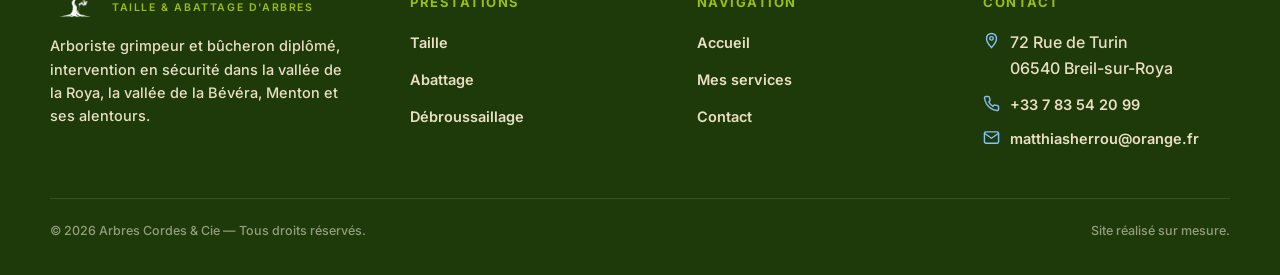
<file: taille.html>
<!DOCTYPE html>
<html lang="fr">
<head>
<meta charset="UTF-8">
<meta name="viewport" content="width=device-width, initial-scale=1.0">
<title>Taille d'arbres — Arbres Cordes &amp; Cie</title>
<meta name="description" content="Taille esthétique, suppression du bois mort, réduction de branches gênantes : les services de taille d'Arbres Cordes & Cie.">
<meta name="theme-color" content="#1e3a0a">
<link rel="icon" href="img/favicon.png" type="image/png">
<link rel="stylesheet" href="css/style.css?v=2">
</head>
<body>

<header class="site-header">
  <div class="nav-row">
    <a href="/" class="wordmark">
      <span class="mark">
        <img src="img/logo-mark.png" alt="Arbres Cordes &amp; Cie" width="82" height="72">
      </span>
      <span class="txt">Arbres Cordes &amp; Cie<small>Taille &amp; abattage d'arbres</small></span>
    </a>

    <nav class="main-nav">
      <ul>
        <li><a href="/">Accueil</a></li>
        <li><a href="/taille" class="active">Taille</a></li>
        <li><a href="/abattage">Abattage</a></li>
        <li><a href="/debroussaillage">Débroussaillage</a></li>
      </ul>
    </nav>

    <div class="nav-actions">
      <a class="nav-phone" href="tel:+33783542099">
        <svg aria-hidden="true" viewBox="0 0 24 24" fill="none" stroke="currentColor" stroke-width="2"><path d="M22 16.92v3a2 2 0 0 1-2.18 2 19.79 19.79 0 0 1-8.63-3.07 19.5 19.5 0 0 1-6-6 19.79 19.79 0 0 1-3.07-8.67A2 2 0 0 1 4.11 2h3a2 2 0 0 1 2 1.72c.127.96.362 1.903.7 2.81a2 2 0 0 1-.45 2.11L8.09 9.91a16 16 0 0 0 6 6l1.27-1.27a2 2 0 0 1 2.11-.45c.907.338 1.85.573 2.81.7A2 2 0 0 1 22 16.92z"/></svg>
        07 83 54 20 99
      </a>
      <a href="/#contact" class="btn btn-primary btn-sm">Devis gratuit</a>
      <button class="burger" aria-label="Ouvrir le menu" aria-expanded="false">
        <span></span>
      </button>
    </div>
  </div>

  <div class="mobile-panel">
    <ul>
      <li><a href="/">Accueil</a></li>
      <li><a href="/taille">Taille</a></li>
      <li><a href="/abattage">Abattage</a></li>
      <li><a href="/debroussaillage">Débroussaillage</a></li>
    </ul>
    <div class="foot">
      <a class="nav-phone" href="tel:+33783542099">
        <svg aria-hidden="true" viewBox="0 0 24 24" fill="none" stroke="currentColor" stroke-width="2"><path d="M22 16.92v3a2 2 0 0 1-2.18 2 19.79 19.79 0 0 1-8.63-3.07 19.5 19.5 0 0 1-6-6 19.79 19.79 0 0 1-3.07-8.67A2 2 0 0 1 4.11 2h3a2 2 0 0 1 2 1.72c.127.96.362 1.903.7 2.81a2 2 0 0 1-.45 2.11L8.09 9.91a16 16 0 0 0 6 6l1.27-1.27a2 2 0 0 1 2.11-.45c.907.338 1.85.573 2.81.7A2 2 0 0 1 22 16.92z"/></svg>
        07 83 54 20 99
      </a>
      <a href="/#contact" class="btn btn-primary">Demander un devis gratuit</a>
    </div>
  </div>
</header>

<section class="page-hero has-photo hero-taille">
  <div class="wrap">
    <div class="crumb">
      <a href="/">Accueil</a>
      <svg aria-hidden="true" viewBox="0 0 24 24" fill="none" stroke="currentColor" stroke-width="2.4"><path d="m9 6 6 6-6 6"/></svg>
      <span>Taille</span>
    </div>
    <h1>Taille</h1>
    <p class="lede">Une intervention précise, pensée pour préserver la santé et l'équilibre de vos arbres.</p>
  </div>
</section>

<section class="content-section section-pad">
  <div class="wrap split">
    <div class="prose" data-reveal>
      <p>Arbres Cordes &amp; Cie est en mesure de réaliser tout type de taille :</p>
      <ul class="check-list">
        <li><span class="tick"><svg aria-hidden="true" viewBox="0 0 24 24" fill="none" stroke="currentColor" stroke-width="3"><path d="m5 13 4 4L19 7"/></svg></span>Taille esthétique</li>
        <li><span class="tick"><svg aria-hidden="true" viewBox="0 0 24 24" fill="none" stroke="currentColor" stroke-width="3"><path d="m5 13 4 4L19 7"/></svg></span>Suppression du bois mort ou des branches dangereuses</li>
        <li><span class="tick"><svg aria-hidden="true" viewBox="0 0 24 24" fill="none" stroke="currentColor" stroke-width="3"><path d="m5 13 4 4L19 7"/></svg></span>Réduction de branches gênantes (maison, fils électriques, route, ...)</li>
      </ul>
      <p>Toutes les interventions sont réalisées en sécurité et avec soin afin de préserver au maximum le bien être des arbres.</p>
    </div>
    <div class="stack-photos" data-reveal>
      <div class="photo">
        <img src="img/taille-silhouette.jpg" alt="Taille en cordage, sécurisé en hauteur">
      </div>
    </div>
  </div>
</section>

<section class="cta-band">
  <div class="wrap inner" data-reveal>
    <div>
      <h2>Une haie ou un arbre à tailler&nbsp;?</h2>
      <p>Devis gratuit, réponse rapide, intervention soignée.</p>
    </div>
    <div class="cta-buttons">
      <a href="tel:+33783542099" class="btn btn-outline">
        <svg aria-hidden="true" viewBox="0 0 24 24" fill="none" stroke="currentColor" stroke-width="2"><path d="M22 16.92v3a2 2 0 0 1-2.18 2 19.79 19.79 0 0 1-8.63-3.07 19.5 19.5 0 0 1-6-6 19.79 19.79 0 0 1-3.07-8.67A2 2 0 0 1 4.11 2h3a2 2 0 0 1 2 1.72c.127.96.362 1.903.7 2.81a2 2 0 0 1-.45 2.11L8.09 9.91a16 16 0 0 0 6 6l1.27-1.27a2 2 0 0 1 2.11-.45c.907.338 1.85.573 2.81.7A2 2 0 0 1 22 16.92z"/></svg>
        07 83 54 20 99
      </a>
      <a href="mailto:matthiasherrou@orange.fr" class="btn" style="background:var(--forest-900);color:var(--cream-050);">
        <svg aria-hidden="true" viewBox="0 0 24 24" fill="none" stroke="currentColor" stroke-width="2"><rect x="2" y="4" width="20" height="16" rx="2"/><path d="m22 6-10 7L2 6"/></svg>
        Envoyer un e-mail
      </a>
    </div>
  </div>
</section>

<footer id="contact">
  <div class="wrap footer-top">
    <div class="footer-brand">
      <div class="wordmark">
        <span class="mark">
          <img src="img/logo-mark.png" alt="Arbres Cordes &amp; Cie" width="82" height="72">
        </span>
        <span class="txt">Arbres Cordes &amp; Cie<small>Taille &amp; abattage d'arbres</small></span>
      </div>
      <p>Arboriste grimpeur et bûcheron diplômé, intervention en sécurité dans la vallée de la Roya, la vallée de la Bévéra, Menton et ses alentours.</p>
    </div>

    <div class="footer-col">
      <h4>Prestations</h4>
      <ul>
        <li><a href="/taille">Taille</a></li>
        <li><a href="/abattage">Abattage</a></li>
        <li><a href="/debroussaillage">Débroussaillage</a></li>
      </ul>
    </div>

    <div class="footer-col">
      <h4>Navigation</h4>
      <ul>
        <li><a href="/">Accueil</a></li>
        <li><a href="/#services">Mes services</a></li>
        <li><a href="/#contact">Contact</a></li>
      </ul>
    </div>

    <div class="footer-col contact-col">
      <h4>Contact</h4>
      <ul>
        <li class="row">
          <svg aria-hidden="true" viewBox="0 0 24 24" fill="none" stroke="currentColor" stroke-width="2"><path d="M12 22s7-7.58 7-13A7 7 0 0 0 5 9c0 5.42 7 13 7 13Z"/><circle cx="12" cy="9" r="2.5"/></svg>
          <span>72 Rue de Turin<br>06540 Breil-sur-Roya</span>
        </li>
        <li class="row">
          <svg aria-hidden="true" viewBox="0 0 24 24" fill="none" stroke="currentColor" stroke-width="2"><path d="M22 16.92v3a2 2 0 0 1-2.18 2 19.79 19.79 0 0 1-8.63-3.07 19.5 19.5 0 0 1-6-6 19.79 19.79 0 0 1-3.07-8.67A2 2 0 0 1 4.11 2h3a2 2 0 0 1 2 1.72c.127.96.362 1.903.7 2.81a2 2 0 0 1-.45 2.11L8.09 9.91a16 16 0 0 0 6 6l1.27-1.27a2 2 0 0 1 2.11-.45c.907.338 1.85.573 2.81.7A2 2 0 0 1 22 16.92z"/></svg>
          <a href="tel:+33783542099">+33 7 83 54 20 99</a>
        </li>
        <li class="row">
          <svg aria-hidden="true" viewBox="0 0 24 24" fill="none" stroke="currentColor" stroke-width="2"><rect x="2" y="4" width="20" height="16" rx="2"/><path d="m22 6-10 7L2 6"/></svg>
          <a href="mailto:matthiasherrou@orange.fr">matthiasherrou@orange.fr</a>
        </li>
      </ul>
    </div>
  </div>
  <div class="wrap footer-bottom">
    <span>© <span id="year"></span> Arbres Cordes &amp; Cie — Tous droits réservés.</span>
    <span>Site réalisé sur mesure.</span>
  </div>
</footer>

<a href="tel:+33783542099" class="float-cta" aria-label="Appeler Arbres Cordes & Cie">
  <svg aria-hidden="true" viewBox="0 0 24 24" fill="none" stroke="currentColor" stroke-width="2"><path d="M22 16.92v3a2 2 0 0 1-2.18 2 19.79 19.79 0 0 1-8.63-3.07 19.5 19.5 0 0 1-6-6 19.79 19.79 0 0 1-3.07-8.67A2 2 0 0 1 4.11 2h3a2 2 0 0 1 2 1.72c.127.96.362 1.903.7 2.81a2 2 0 0 1-.45 2.11L8.09 9.91a16 16 0 0 0 6 6l1.27-1.27a2 2 0 0 1 2.11-.45c.907.338 1.85.573 2.81.7A2 2 0 0 1 22 16.92z"/></svg>
</a>

<script>document.getElementById('year').textContent = new Date().getFullYear();</script>
<script src="js/main.js?v=2"></script>
</body>
</html>
</file>
<file: css/style.css>
/* ==========================================================
   Arbres Cordes & Cie — design system (v4, vert lumineux)
   ========================================================== */

@import url('https://fonts.googleapis.com/css2?family=Anton&family=Inter:wght@400;500;600;700;800&display=swap');

:root{
  /* palette — vert olive + lime + bleu ciel (palette fournie) */
  --forest-950:#1e3a0a;
  --forest-900:#375915;
  --forest-800:#4c6c27;
  --forest-700:#608039;
  --forest-600:#75934b;
  --forest-500:#89a65d;
  --leaf-400:#89a65d;
  --cream-050:#fbf9f2;
  --cream-100:#f4eedc;
  --cream-200:#e9dfc4;
  --gold-400:#9abf11;
  --gold-500:#83a20e;
  --gold-600:#6c860c;
  --sky-400:#88c1f2;
  --sky-300:#9bd1f2;
  --ink:#1c2e0d;

  /* type */
  --font-display:'Anton', sans-serif;
  --font-body:'Inter', sans-serif;

  /* elevation */
  --shadow-sm: 0 2px 8px rgba(13,58,30,.14);
  --shadow-md: 0 10px 30px rgba(13,58,30,.22);
  --shadow-lg: 0 24px 60px rgba(13,58,30,.30);

  /* radius */
  --r-sm: 10px;
  --r-md: 18px;
  --r-lg: 28px;
  --r-pill: 999px;

  --max-w: 1180px;
  --header-h: 84px;
}

*,*::before,*::after{ box-sizing: border-box; }
html{ scroll-behavior:smooth; scroll-padding-top: var(--header-h); }

/* ---------------- accessibility: focus & motion ---------------- */
a:focus-visible,
button:focus-visible,
.btn:focus-visible,
.burger:focus-visible,
input:focus-visible,
textarea:focus-visible{
  outline:2.5px solid var(--gold-400);
  outline-offset:3px;
  border-radius:6px;
}
.site-header a:focus-visible,
.mobile-panel a:focus-visible,
footer a:focus-visible{
  outline-color:var(--gold-400);
}

@media (prefers-reduced-motion: reduce){
  *,*::before,*::after{
    animation-duration:.001ms !important;
    animation-iteration-count:1 !important;
    transition-duration:.001ms !important;
    scroll-behavior:auto !important;
  }
  .badge{ animation:none; }
  .float-cta{ animation:none; }
  [data-reveal]{ opacity:1 !important; transform:none !important; transition:none !important; }
}
body{
  margin:0;
  font-family:var(--font-body);
  color:var(--ink);
  background:var(--cream-050);
  font-weight:500;
  line-height:1.6;
  -webkit-font-smoothing:antialiased;
}
h1,h2,h3{
  font-family:var(--font-display);
  font-weight:400;
  letter-spacing:.3px;
  text-transform:uppercase;
  margin:0;
  line-height:1.08;
  overflow-wrap:break-word;
  hyphens:none;
}
p{ margin:0 0 16px; }
a{ color:inherit; text-decoration:none; }
img{ max-width:100%; display:block; }
ul{ margin:0; padding:0; }
.wrap{ max-width:var(--max-w); margin:0 auto; padding:0 28px; }
section{ position:relative; }
::selection{ background:var(--gold-400); color:var(--forest-950); }

.eyebrow{
  display:inline-flex;
  align-items:center;
  gap:8px;
  font-family:var(--font-body);
  font-weight:700;
  font-size:12.5px;
  letter-spacing:2px;
  text-transform:uppercase;
  color:var(--gold-400);
  margin-bottom:14px;
}
.eyebrow::before{
  content:"";
  width:22px; height:2px;
  background:var(--gold-400);
  border-radius:2px;
}

/* ---------------- buttons ---------------- */
.btn{
  display:inline-flex;
  align-items:center;
  justify-content:center;
  gap:9px;
  font-family:var(--font-body);
  font-weight:700;
  font-size:15px;
  padding:14px 28px;
  border-radius:var(--r-pill);
  border:1.5px solid transparent;
  cursor:pointer;
  transition:transform .2s ease, box-shadow .2s ease, background .2s ease, color .2s ease, border-color .2s ease;
  white-space:nowrap;
}
.btn svg{ width:18px; height:18px; flex:none; }
.btn-primary{
  background:linear-gradient(135deg, var(--gold-400), var(--gold-600));
  color:var(--forest-950);
  box-shadow:var(--shadow-sm);
}
.btn-primary:hover{ transform:translateY(-2px); box-shadow:var(--shadow-md); }
.btn-ghost{
  background:rgba(255,255,255,.08);
  border-color:rgba(244,238,220,.35);
  color:var(--cream-100);
}
.btn-ghost:hover{ background:rgba(255,255,255,.16); border-color:rgba(244,238,220,.6); }
.btn-outline{
  background:transparent;
  border-color:var(--forest-700);
  color:var(--forest-800);
}
.btn-outline:hover{ background:var(--forest-800); color:var(--cream-100); }
.btn-sm{ padding:10px 20px; font-size:13.5px; }

/* ---------------- header / nav ---------------- */
.site-header{
  position:sticky; top:0; z-index:100;
  background:linear-gradient(180deg, var(--forest-900), var(--forest-950));
  transition:background .35s ease, box-shadow .35s ease, backdrop-filter .35s ease;
}
.site-header.is-scrolled{
  background:rgba(13,58,30,.92);
  backdrop-filter:blur(14px) saturate(140%);
  box-shadow:0 6px 24px rgba(0,0,0,.28);
}
.site-header.nav-open{
  /* while the menu is open the page scroll is frozen (see main.js);
     switching from sticky to fixed here keeps the header correctly
     pinned to the real viewport instead of the frozen scroll offset */
  position:fixed;
  top:0; left:0; right:0;
  background:var(--forest-950);
  backdrop-filter:none;
  box-shadow:none;
}
.nav-row{
  max-width:var(--max-w);
  margin:0 auto;
  padding:0 28px;
  height:var(--header-h);
  display:flex;
  align-items:center;
  justify-content:space-between;
  gap:24px;
}
.wordmark{
  display:flex;
  align-items:center;
  gap:12px;
  color:var(--cream-050);
}
.wordmark .mark{
  width:50px;height:44px;flex:none;
  display:flex;align-items:center;justify-content:center;
}
.wordmark .mark img{ width:100%;height:100%; object-fit:contain; }
.wordmark .txt{ font-family:var(--font-display); font-size:19px; line-height:1.05; letter-spacing:.3px; }
.wordmark .txt small{ display:block; font-family:var(--font-body); font-weight:600; font-size:10.5px; letter-spacing:1.6px; color:var(--gold-400); text-transform:uppercase; margin-top:2px; }

nav.main-nav ul{
  list-style:none;
  display:flex;
  gap:34px;
}
nav.main-nav a{
  font-weight:700;
  font-size:14.5px;
  letter-spacing:.3px;
  color:var(--cream-200);
  position:relative;
  padding:6px 0;
}
nav.main-nav a::after{
  content:"";
  position:absolute; left:0; right:100%; bottom:0;
  height:2px; background:var(--gold-400);
  transition:right .25s ease;
  border-radius:2px;
}
nav.main-nav a:hover::after,
nav.main-nav a.active::after{ right:0; }
nav.main-nav a.active{ color:#fff; }

.nav-actions{ display:flex; align-items:center; gap:14px; }
.nav-phone{
  display:flex; align-items:center; gap:8px;
  color:var(--cream-100); font-weight:700; font-size:14px;
}
.nav-phone svg{ width:17px;height:17px; color:var(--sky-400); }

.burger{
  display:none;
  width:44px;height:44px;
  border-radius:50%;
  border:1.5px solid rgba(244,238,220,.35);
  background:rgba(255,255,255,.05);
  align-items:center; justify-content:center;
  cursor:pointer;
  flex:none;
}
.burger span{ position:relative; width:18px; height:2px; background:var(--cream-050); display:block; border-radius:2px; }
.burger span::before,.burger span::after{
  content:""; position:absolute; left:0; width:18px; height:2px; background:var(--cream-050); border-radius:2px; transition:transform .25s ease, top .25s ease;
}
.burger span::before{ top:-6px; }
.burger span::after{ top:6px; }
.burger.is-open span{ background:transparent; }
.burger.is-open span::before{ top:0; transform:rotate(45deg); }
.burger.is-open span::after{ top:0; transform:rotate(-45deg); }

.mobile-panel{
  display:none;
  position:fixed; inset:var(--header-h) 0 0 0;
  background:var(--forest-950);
  z-index:99;
  padding:34px 28px;
  transform:translateY(-12px);
  opacity:0;
  pointer-events:none;
  transition:opacity .25s ease, transform .25s ease;
}
.mobile-panel.is-open{ opacity:1; transform:translateY(0); pointer-events:auto; }
.mobile-panel ul{ list-style:none; display:flex; flex-direction:column; gap:6px; }
.mobile-panel ul a{
  display:block; font-family:var(--font-display); font-size:26px; color:var(--cream-100);
  padding:14px 4px; border-bottom:1px solid rgba(244,238,220,.12);
}
.mobile-panel .foot{ margin-top:28px; display:flex; flex-direction:column; gap:14px; }
.mobile-panel .foot .nav-phone{ font-size:16px; }
.mobile-panel .foot .btn{ width:100%; white-space:normal; text-align:center; }
.mobile-panel .foot .btn-primary{ color:var(--forest-950); }

/* ---------------- hero ---------------- */
.hero{
  position:relative;
  overflow:hidden;
  color:var(--cream-050);
  background:
    linear-gradient(100deg, rgba(19,36,7,.94) 0%, rgba(19,36,7,.82) 35%, rgba(19,36,7,.45) 75%, rgba(19,36,7,.25) 100%),
    radial-gradient(1100px 620px at 82% -10%, rgba(136,193,242,.15), transparent 60%),
    url('../img/hero-bg.jpg') center 38% / cover no-repeat var(--forest-950);
}
.hero::after{
  content:"";
  position:absolute; inset:0;
  background-image:
    radial-gradient(circle, rgba(255,255,255,.5) 1px, transparent 1.4px);
  background-size:26px 26px;
  opacity:.05;
  pointer-events:none;
}
.hero-grid{
  position:relative;
  display:grid;
  grid-template-columns:1.15fr .85fr;
  gap:48px;
  align-items:start;
  padding:60px 0 78px;
}
.hero h1{
  font-size:clamp(40px,5.4vw,68px);
  margin:0 0 22px;
}
.hero h1 em{
  font-style:normal;
  color:var(--gold-400);
}
.hero .lede{
  font-size:17.5px;
  font-weight:500;
  color:var(--cream-200);
  max-width:52ch;
  margin-bottom:30px;
}
.hero .cta-row{ display:flex; flex-wrap:wrap; align-items:center; gap:14px; margin-bottom:36px; }
@media (min-width:621px){
  .hero .cta-row{ gap:10px; }
  .hero .cta-row .btn{
    height:54px;
    box-sizing:border-box;
    padding:12px 18px;
    font-size:12.5px;
    gap:6px;
  }
  .hero .cta-row .btn svg{ width:14px; height:14px; }
  .hero .cta-row .pill{
    height:54px;
    box-sizing:border-box;
    padding:0 14px;
    font-size:11px;
    gap:6px;
  }
  .hero .cta-row .pill svg{ width:12px; height:12px; }
}
.pill-row{ display:flex; flex-wrap:wrap; gap:12px; }
.pill{
  display:inline-flex; align-items:center; gap:8px;
  background:rgba(255,255,255,.07);
  border:1px solid rgba(244,238,220,.18);
  padding:9px 16px;
  border-radius:var(--r-pill);
  font-size:13.5px; font-weight:600;
  color:var(--cream-100);
}
.pill svg{ width:16px;height:16px; color:var(--sky-400); flex:none; }

.hero-visual{ position:relative; display:flex; align-items:center; justify-content:center; }
.badge{
  width:min(340px,80vw);
  display:flex; align-items:center; justify-content:center;
  position:relative;
}
.badge img{ width:100%; height:auto; object-fit:contain; }

/* ---------------- section headings ---------------- */
.section-head{ max-width:640px; margin:0 0 46px; }
.section-head h2{ font-size:clamp(30px,4vw,44px); color:var(--forest-900); }
.section-head.on-dark h2{ color:var(--cream-050); }
.section-head p{ margin-top:16px; font-size:16.5px; color:var(--forest-700); font-weight:500; }
.section-head.on-dark p{ color:var(--cream-200); }
.section-head.center{ margin-left:auto; margin-right:auto; text-align:center; }
.section-head.center .eyebrow::before{ display:none; }

.section-pad{ padding:96px 0; }
@media (max-width:760px){ .section-pad{ padding:64px 0; } }

/* ---------------- services (home) ---------------- */
.services{ background:var(--cream-050); }
.service-grid{
  display:grid;
  grid-template-columns:repeat(3,1fr);
  gap:28px;
}
.service-card{
  background:#fff;
  border:1px solid rgba(26,34,20,.06);
  border-radius:var(--r-lg);
  overflow:hidden;
  box-shadow:var(--shadow-sm);
  transition:transform .3s ease, box-shadow .3s ease, border-color .3s ease;
  display:flex; flex-direction:column; height:100%;
}
.service-card:hover{ transform:translateY(-8px); box-shadow:var(--shadow-md); border-color:rgba(154,191,17,.35); }
.service-card:nth-child(1){ border-radius:34px 28px 34px 12px; }
.service-card:nth-child(2){ border-radius:12px 34px 28px 34px; }
.service-card:nth-child(3){ border-radius:34px 12px 34px 28px; }
.service-card .card-photo{
  position:relative;
  aspect-ratio:4/4.2;
  overflow:hidden;
  background:linear-gradient(150deg, var(--leaf-400), var(--forest-700) 60%, var(--forest-950));
}
.service-card .card-photo img{
  position:absolute; inset:0; width:100%; height:100%;
  object-fit:cover;
  transition:transform .5s ease;
}
.service-card:hover .card-photo img{ transform:scale(1.06); }
.service-card .card-body{
  padding:28px 28px 30px;
  display:flex; flex-direction:column; flex:1;
}
.service-card h3{ font-size:22px; margin-bottom:12px; color:var(--forest-900); }
.service-card p{ color:#4b5943; font-size:15px; font-weight:500; flex:1; margin-bottom:18px; }
.service-card .link{
  display:inline-flex; align-items:center; gap:8px;
  font-weight:700; font-size:14px; color:var(--gold-600);
}
.service-card .link svg{ width:16px;height:16px; transition:transform .2s ease; }
.service-card:hover .link svg{ transform:translateX(4px); }

/* ---------------- zone d'intervention ---------------- */
.zone{
  background:linear-gradient(165deg, var(--forest-800), var(--forest-950));
  color:var(--cream-050);
}
.zone-grid{
  display:grid;
  grid-template-columns:1.05fr .95fr;
  gap:56px;
  align-items:center;
}
.loc-list{ display:flex; flex-direction:column; gap:16px; margin:26px 0 30px; }
.loc-item{ display:flex; gap:14px; align-items:flex-start; font-weight:600; font-size:16px; color:var(--cream-200); }
.loc-item .ico{
  width:34px;height:34px;flex:none;border-radius:10px;
  background:rgba(136,193,242,.18);
  display:flex;align-items:center;justify-content:center;
}
.loc-item .ico svg{ width:18px;height:18px;color:var(--sky-400); }

.map-card{
  position:relative;
  border-radius:var(--r-lg);
  overflow:hidden;
  border:1px solid rgba(244,238,220,.14);
  box-shadow:var(--shadow-lg);
  aspect-ratio:4/3.4;
  background:linear-gradient(135deg,#608039,#1e3a0a);
}
.map-card img{
  position:absolute; inset:0; width:100%; height:100%;
  object-fit:cover; z-index:0;
}
.map-card::before{
  content:""; position:absolute; inset:0;
  background:linear-gradient(0deg, rgba(15,21,11,.72) 0%, rgba(15,21,11,0) 55%);
  z-index:1;
}
.map-card .tag{
  position:absolute; left:18px; bottom:18px; right:18px;
  color:#fff; font-weight:700; font-size:14.5px;
  display:flex; align-items:center; gap:8px;
  z-index:2;
}
.map-card .tag svg{ width:18px;height:18px; color:var(--sky-400); flex:none; }

/* ---------------- gallery ---------------- */
.gallery{ background:var(--cream-100); }
.gallery-grid{
  display:grid;
  grid-template-columns:repeat(3,1fr);
  gap:26px;
}
.gcard{
  position:relative;
  border-radius:var(--r-lg);
  aspect-ratio:3/4;
  overflow:hidden;
  background:linear-gradient(150deg, var(--leaf-400), var(--forest-700) 60%, var(--forest-950));
  box-shadow:var(--shadow-sm);
  transition:transform .35s ease, box-shadow .35s ease;
}
.gcard img{
  position:absolute; inset:0; width:100%; height:100%;
  object-fit:cover; z-index:0;
}
.gcard::before{
  content:""; position:absolute; inset:0;
  background:linear-gradient(0deg, rgba(15,21,11,.82) 0%, rgba(15,21,11,0) 55%);
  z-index:1;
}
.gcard:hover{ transform:translateY(-6px) scale(1.015); box-shadow:var(--shadow-md); }
.gcard:nth-child(1){ border-radius:36px 28px 36px 14px; }
.gcard:nth-child(2){ border-radius:14px 36px 28px 36px; }
.gcard:nth-child(3){ border-radius:36px 14px 36px 28px; }
.gcard .tag{
  position:absolute; left:18px; bottom:18px; right:18px;
  color:#fff; font-weight:700; font-size:14.5px;
  display:flex; align-items:center; gap:8px;
  z-index:2;
}
.gcard .tag svg{ width:18px;height:18px; color:var(--gold-400); flex:none; }

/* ---------------- CTA band ---------------- */
.cta-band{
  background:linear-gradient(120deg, var(--gold-500), var(--gold-400));
  color:var(--forest-950);
}
.cta-band .inner{
  display:flex; align-items:center; justify-content:space-between; gap:28px; flex-wrap:wrap;
  padding:56px 0;
}
.cta-band h2{ font-size:clamp(26px,3.4vw,36px); margin-bottom:8px; }
.cta-band p{ font-weight:700; margin:0; font-size:15.5px; }
.cta-band .btn-outline{ border-color:var(--forest-950); color:var(--forest-950); }
.cta-band .btn-outline:hover{ background:var(--forest-950); color:var(--cream-050); }
.cta-buttons{ display:flex; gap:14px; flex-wrap:wrap; }

/* ---------------- page hero (sous-pages) ---------------- */
.page-hero{
  position:relative;
  color:var(--cream-050);
  background:
    radial-gradient(900px 500px at 85% -20%, rgba(136,193,242,.22), transparent 60%),
    linear-gradient(160deg, var(--forest-900), var(--forest-950));
  padding:112px 0 160px;
}
.page-hero.has-photo{
  background:
    linear-gradient(100deg, rgba(19,36,7,.92) 0%, rgba(19,36,7,.84) 32%, rgba(19,36,7,.52) 68%, rgba(19,36,7,.32) 100%),
    radial-gradient(900px 500px at 85% -20%, rgba(136,193,242,.16), transparent 60%),
    var(--bg-photo) var(--bg-photo-x,50%) var(--bg-photo-pos,50%) / cover no-repeat var(--forest-950);
}
.page-hero.hero-taille{ --bg-photo:url('../img/gallery-taille.jpg'); --bg-photo-x:46%; --bg-photo-pos:55%; }
.page-hero.hero-debroussaillage{ --bg-photo:url('../img/debroussaillage-montagne.jpg'); --bg-photo-pos:68%; }
.page-hero.hero-abattage{ --bg-photo:url('../img/abattage-rondins.jpg'); --bg-photo-pos:24%; }
.page-hero .crumb{
  display:flex; align-items:center; gap:8px;
  font-size:13.5px; font-weight:700; color:var(--cream-200);
  margin-bottom:20px;
}
.page-hero .crumb a{ color:var(--gold-400); }
.page-hero .crumb svg{ width:14px;height:14px; }
.page-hero h1{ font-size:clamp(26px,8vw,64px); }
.page-hero .lede{ margin-top:20px; max-width:60ch; font-size:17px; font-weight:500; color:var(--cream-200); }

/* ---------------- content sections (sous-pages) ---------------- */
.content-section{ background:var(--cream-050); }
.split{
  display:grid;
  grid-template-columns:1.2fr .8fr;
  gap:56px;
  align-items:start;
}
.prose p{ font-size:17px; font-weight:500; color:#33422a; margin-bottom:20px; }
.check-list{ display:flex; flex-direction:column; gap:14px; margin:26px 0; }
.check-list li{
  display:flex; gap:14px; align-items:flex-start;
  font-size:16.5px; font-weight:600; color:var(--forest-900);
  list-style:none;
}
.check-list .tick{
  width:26px;height:26px;flex:none; margin-top:2px;
  border-radius:50%; background:var(--forest-800);
  display:flex; align-items:center; justify-content:center;
}
.check-list .tick svg{ width:14px;height:14px; color:var(--gold-400); }

.stack-photos{ display:flex; flex-direction:column; gap:24px; }
.stack-photos.avant-apres{ flex-direction:row; gap:14px; }
.stack-photos.avant-apres .photo{ flex:1; aspect-ratio:3/4; }
@media (max-width:480px){
  .stack-photos.avant-apres{ flex-direction:column; }
}
.photo{
  border-radius:var(--r-lg);
  aspect-ratio:3/4;
  background:linear-gradient(150deg, var(--leaf-400), var(--forest-700) 60%, var(--forest-950));
  box-shadow:var(--shadow-sm);
  position:relative;
  overflow:hidden;
}
.photo img{
  position:absolute; inset:0; width:100%; height:100%;
  object-fit:cover; z-index:0;
}
.photo.wide{ aspect-ratio:16/10; }
.photo:nth-of-type(1){ border-radius:36px 28px 36px 14px; }
.photo:nth-of-type(2){ border-radius:14px 36px 28px 36px; }
.photo .tag{
  position:absolute; left:16px; bottom:16px; right:16px;
  color:#fff; font-weight:700; font-size:13.5px;
  display:flex; align-items:center; gap:8px;
  z-index:2;
}
.photo .tag svg{ width:16px;height:16px; color:var(--gold-400); flex:none; }
.photo::before{
  content:""; position:absolute; inset:0;
  background:linear-gradient(0deg, rgba(15,21,11,.78), rgba(15,21,11,0) 55%);
  z-index:1;
}

/* ---------------- photo slider (carrousel) ---------------- */
.photo-slider{
  position:relative;
  border-radius:36px 28px 36px 14px;
  aspect-ratio:3/4;
  overflow:hidden;
  box-shadow:var(--shadow-sm);
  background:linear-gradient(150deg, var(--leaf-400), var(--forest-700) 60%, var(--forest-950));
}
.photo-slider .slides{ position:relative; width:100%; height:100%; }
.photo-slider .slide{
  position:absolute; inset:0;
  opacity:0;
  transition:opacity 1s ease;
}
.photo-slider .slide.is-active{ opacity:1; }
.photo-slider .slide img{
  position:absolute; inset:0; width:100%; height:100%;
  object-fit:cover; z-index:0;
}
.photo-slider .slide::before{
  content:""; position:absolute; inset:0;
  background:linear-gradient(0deg, rgba(15,21,11,.78), rgba(15,21,11,0) 55%);
  z-index:1;
}
.photo-slider .tag{
  position:absolute; left:16px; bottom:16px; right:52px;
  color:#fff; font-weight:700; font-size:13.5px;
  display:flex; align-items:center; gap:8px;
  z-index:2;
}
.photo-slider .tag svg{ width:16px;height:16px; color:var(--gold-400); flex:none; }
.photo-slider .slider-dots{
  position:absolute; right:16px; bottom:20px;
  display:flex; flex-direction:column; gap:7px;
  z-index:3;
}
.photo-slider .dot{
  width:9px;height:9px; border-radius:50%;
  background:rgba(255,255,255,.4);
  border:1.5px solid rgba(255,255,255,.6);
  padding:0; cursor:pointer;
  transition:background .2s ease, transform .2s ease;
}
.photo-slider .dot.is-active{ background:var(--gold-400); border-color:var(--gold-400); transform:scale(1.15); }

/* ---------------- footer ---------------- */
footer{ background:var(--forest-950); color:var(--cream-200); }
.footer-top{
  padding:72px 0 48px;
  display:grid;
  grid-template-columns:1.3fr repeat(3,1fr);
  gap:40px;
}
.footer-brand .wordmark{ margin-bottom:16px; }
.footer-brand p{ color:var(--cream-200); font-size:14.5px; max-width:34ch; }
.footer-col h4{
  font-family:var(--font-body); font-weight:700; font-size:13px;
  letter-spacing:1.5px; text-transform:uppercase; color:var(--gold-400);
  margin-bottom:18px;
}
.footer-col ul{ list-style:none; display:flex; flex-direction:column; gap:11px; }
.footer-col a{ font-size:14.5px; font-weight:600; color:var(--cream-200); }
.footer-col a:hover{ color:#fff; }
.footer-col .row{ display:flex; gap:10px; align-items:flex-start; }
.footer-col .row svg{ width:17px;height:17px; color:var(--sky-400); flex:none; margin-top:2px; }
.footer-bottom{
  border-top:1px solid rgba(244,238,220,.12);
  padding:22px 0 34px;
  display:flex; justify-content:space-between; align-items:center; flex-wrap:wrap; gap:12px;
  font-size:12.5px; color:rgba(244,238,220,.55);
}

/* ---------------- quote form (devis) ---------------- */
.quote-card{
  background:#fff;
  border-radius:var(--r-lg);
  box-shadow:var(--shadow-sm);
  border:1px solid rgba(26,34,20,.06);
  padding:40px;
  max-width:860px;
  margin:0 auto;
}
.hp-field{
  position:absolute !important;
  width:1px; height:1px;
  padding:0; margin:-1px;
  overflow:hidden;
  clip:rect(0,0,0,0);
  white-space:nowrap;
  border:0;
}
.form-grid{
  display:grid;
  grid-template-columns:1fr 1fr;
  gap:20px 24px;
  margin-bottom:28px;
}
.form-field{ display:flex; flex-direction:column; gap:8px; }
.form-field.full{ grid-column:1/-1; }
.form-field label{ font-size:14px; font-weight:700; color:var(--forest-900); }
.form-field input[type="text"],
.form-field input[type="tel"],
.form-field input[type="email"],
.form-field select,
.form-field textarea{
  width:100%;
  font:inherit;
  font-size:15px;
  color:var(--ink);
  background:var(--cream-050);
  border:1.5px solid rgba(26,34,20,.14);
  border-radius:12px;
  padding:12px 14px;
  transition:border-color .2s ease, box-shadow .2s ease;
}
.form-field input:focus,
.form-field select:focus,
.form-field textarea:focus{
  outline:none;
  border-color:var(--gold-500);
  box-shadow:0 0 0 3px rgba(154,191,17,.18);
}
.form-field textarea{ min-height:130px; resize:vertical; }
.form-field input[type="file"]{
  font-size:14px;
  padding:10px 0 0;
  border:none;
  background:none;
  color:#4b5943;
}
.form-note{ font-size:13px; color:#6b7863; font-weight:500; }
.form-submit-row{ display:flex; align-items:center; gap:18px; flex-wrap:wrap; }
.form-alert{
  margin-top:24px;
  padding:18px 22px;
  border-radius:14px;
  font-size:15px;
  font-weight:600;
}
.form-alert-success{ background:rgba(154,191,17,.14); color:var(--forest-900); border:1px solid rgba(154,191,17,.35); }
.form-alert-error{ background:rgba(217,90,60,.1); color:#8a3a24; border:1px solid rgba(217,90,60,.3); }

/* ---------------- floating call button ---------------- */
.float-cta{
  position:fixed; right:20px; bottom:20px; z-index:80;
  width:58px;height:58px; border-radius:50%;
  background:linear-gradient(135deg, var(--gold-400), var(--gold-600));
  display:flex; align-items:center; justify-content:center;
  box-shadow:var(--shadow-lg);
  animation:pulse 2.6s ease-in-out infinite;
}
.float-cta svg{ width:24px;height:24px; color:var(--forest-950); }
@keyframes pulse{
  0%,100%{ box-shadow:0 0 0 0 rgba(154,191,17,.45), var(--shadow-lg); }
  50%{ box-shadow:0 0 0 10px rgba(154,191,17,0), var(--shadow-lg); }
}

/* ---------------- reveal animation ---------------- */
[data-reveal]{ opacity:0; transform:translateY(26px); transition:opacity .7s ease, transform .7s ease; }
[data-reveal].is-visible{ opacity:1; transform:translateY(0); }

/* ---------------- responsive ---------------- */
@media (max-width:980px){
  nav.main-nav, .nav-actions .nav-phone{ display:none; }
  .burger{ display:flex; }
  .mobile-panel{ display:block; }
  .zone-grid, .split, .footer-top{ grid-template-columns:1fr; }
  .service-grid, .gallery-grid{ grid-template-columns:1fr 1fr; }
  .nav-actions .btn-primary.btn-sm{ display:none; }
}
@media (max-width:480px){
  :root{ --header-h:70px; }
  .wordmark .txt{ font-size:15px; }
  .wordmark .txt small{ display:none; }
  .wordmark .mark{ width:42px;height:37px; }
  .nav-row{ padding:0 18px; gap:12px; }
}
@media (max-width:620px){
  .service-grid, .gallery-grid{ grid-template-columns:1fr; }
  .cta-band .inner{ flex-direction:column; align-items:flex-start; padding:48px 30px 32px; gap:20px; }
  .footer-bottom{ flex-direction:column; align-items:flex-start; }
  .quote-card{ padding:26px 20px; }
  .form-grid{ grid-template-columns:1fr; gap:18px; }
  .float-cta{ width:50px; height:50px; right:14px; bottom:14px; }
  .float-cta svg{ width:20px; height:20px; }

  .wrap{ padding:0 30px; }

  /* same top spacing and side margins everywhere on phone */
  .section-pad{ padding-top:48px; }

  /* sub-page photo hero: same tight top spacing as elsewhere, but the
     bottom padding stays generous so the photo band underneath the
     text keeps roughly the same proportions it has on desktop instead
     of being cropped tight around the text */
  .page-hero{ padding-top:48px; }

  /* hero: no logo on phone, text takes the full width */
  .hero-grid{
    grid-template-columns:1fr;
    padding:48px 30px 44px;
  }
  .hero-visual{ display:none; }
  .hero .eyebrow{ font-size:10.5px; letter-spacing:1.2px; gap:6px; margin-bottom:10px; }
  .hero .eyebrow::before{ width:16px; }
  .hero h1{ font-size:clamp(20px,7vw,28px); margin-bottom:12px; line-height:1.15; }
  .hero .lede{ font-size:13.5px; margin-bottom:16px; }

  /* both hero buttons side by side on one line */
  .hero .cta-row{ flex-wrap:nowrap; gap:8px; margin-bottom:18px; }
  .hero .cta-row .btn{
    flex:0 1 auto;
    padding:10px 14px;
    font-size:10px;
    gap:5px;
  }
  .hero .cta-row .btn svg{ width:13px; height:13px; }
  .hero .pill{ display:none; }
  .badge{ width:100%; margin:0; }

  /* zone d'intervention: text only on phone, drop the photo */
  .map-card{ display:none; }
  .zone-grid{ gap:0; }

  /* phone / e-mail buttons side by side instead of stacked */
  .cta-buttons{ flex-wrap:nowrap; gap:8px; align-self:center; }
  .cta-buttons .btn{
    flex:0 0 auto;
    padding:10px 14px;
    font-size:11.5px;
    white-space:nowrap;
    text-align:center;
  }
  .cta-buttons .btn svg{ width:14px; height:14px; }

  /* footer: brand full-width, the 3 columns side by side */
  .footer-top{
    grid-template-columns:88px 88px 1fr;
    gap:28px 8px;
    padding:48px 30px 32px;
  }
  .footer-brand{ grid-column:1 / -1; }
  .footer-brand .wordmark{ margin-bottom:14px; }
  .footer-col h4{ font-size:10px; letter-spacing:1px; margin-bottom:12px; }
  /* fixed row height on every column's list, so rows line up
     across Prestations/Navigation/Contact no matter how many
     lines a given item wraps to (the address is 2 lines) */
  .footer-col ul{ display:grid; grid-auto-rows:minmax(36px,auto); align-items:start; gap:9px; }
  .footer-col a{ font-size:10px; overflow-wrap:anywhere; }
  .footer-col .row{ gap:6px; }
  .footer-col .row span{ font-size:9px; line-height:1.35; overflow-wrap:anywhere; }
  .footer-col .row svg{ width:13px; height:13px; }
  .contact-col a{ font-size:9px; }
  .footer-bottom{ padding:22px 30px 34px; }
}
</file>
